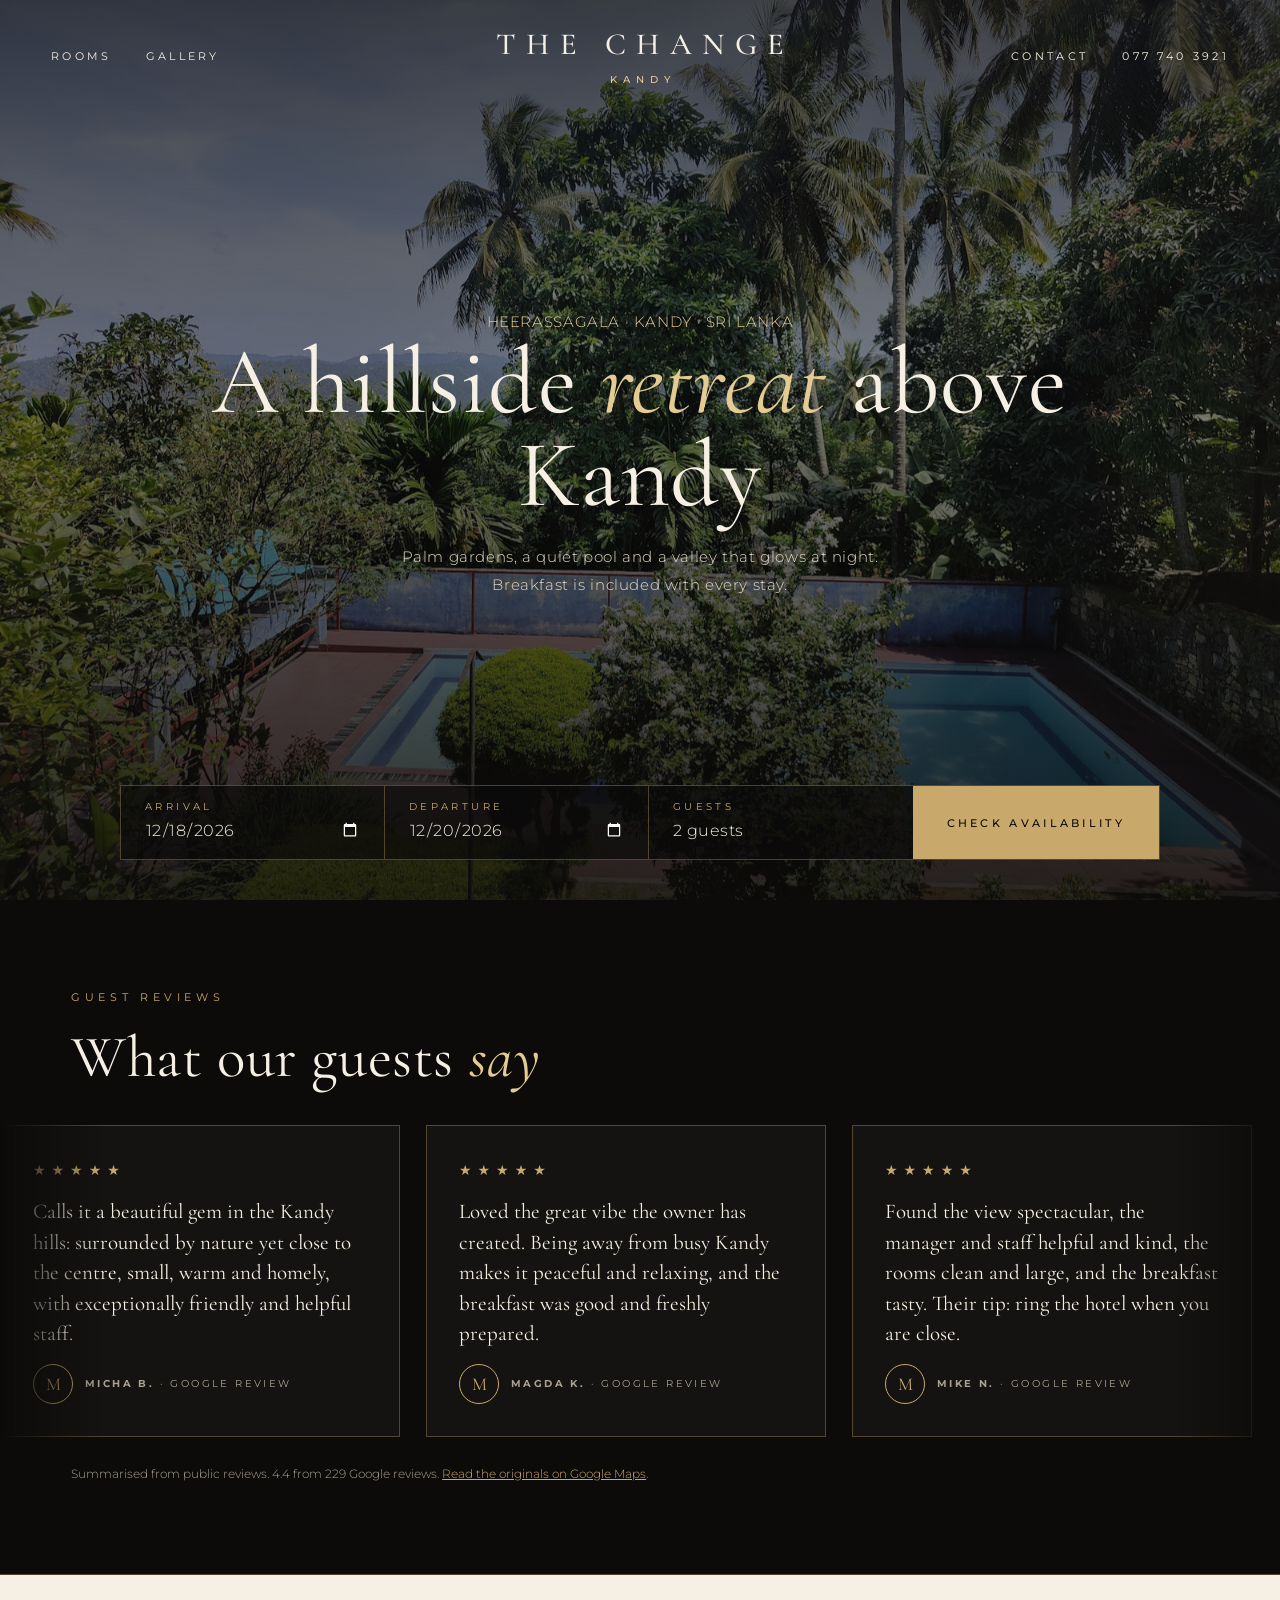
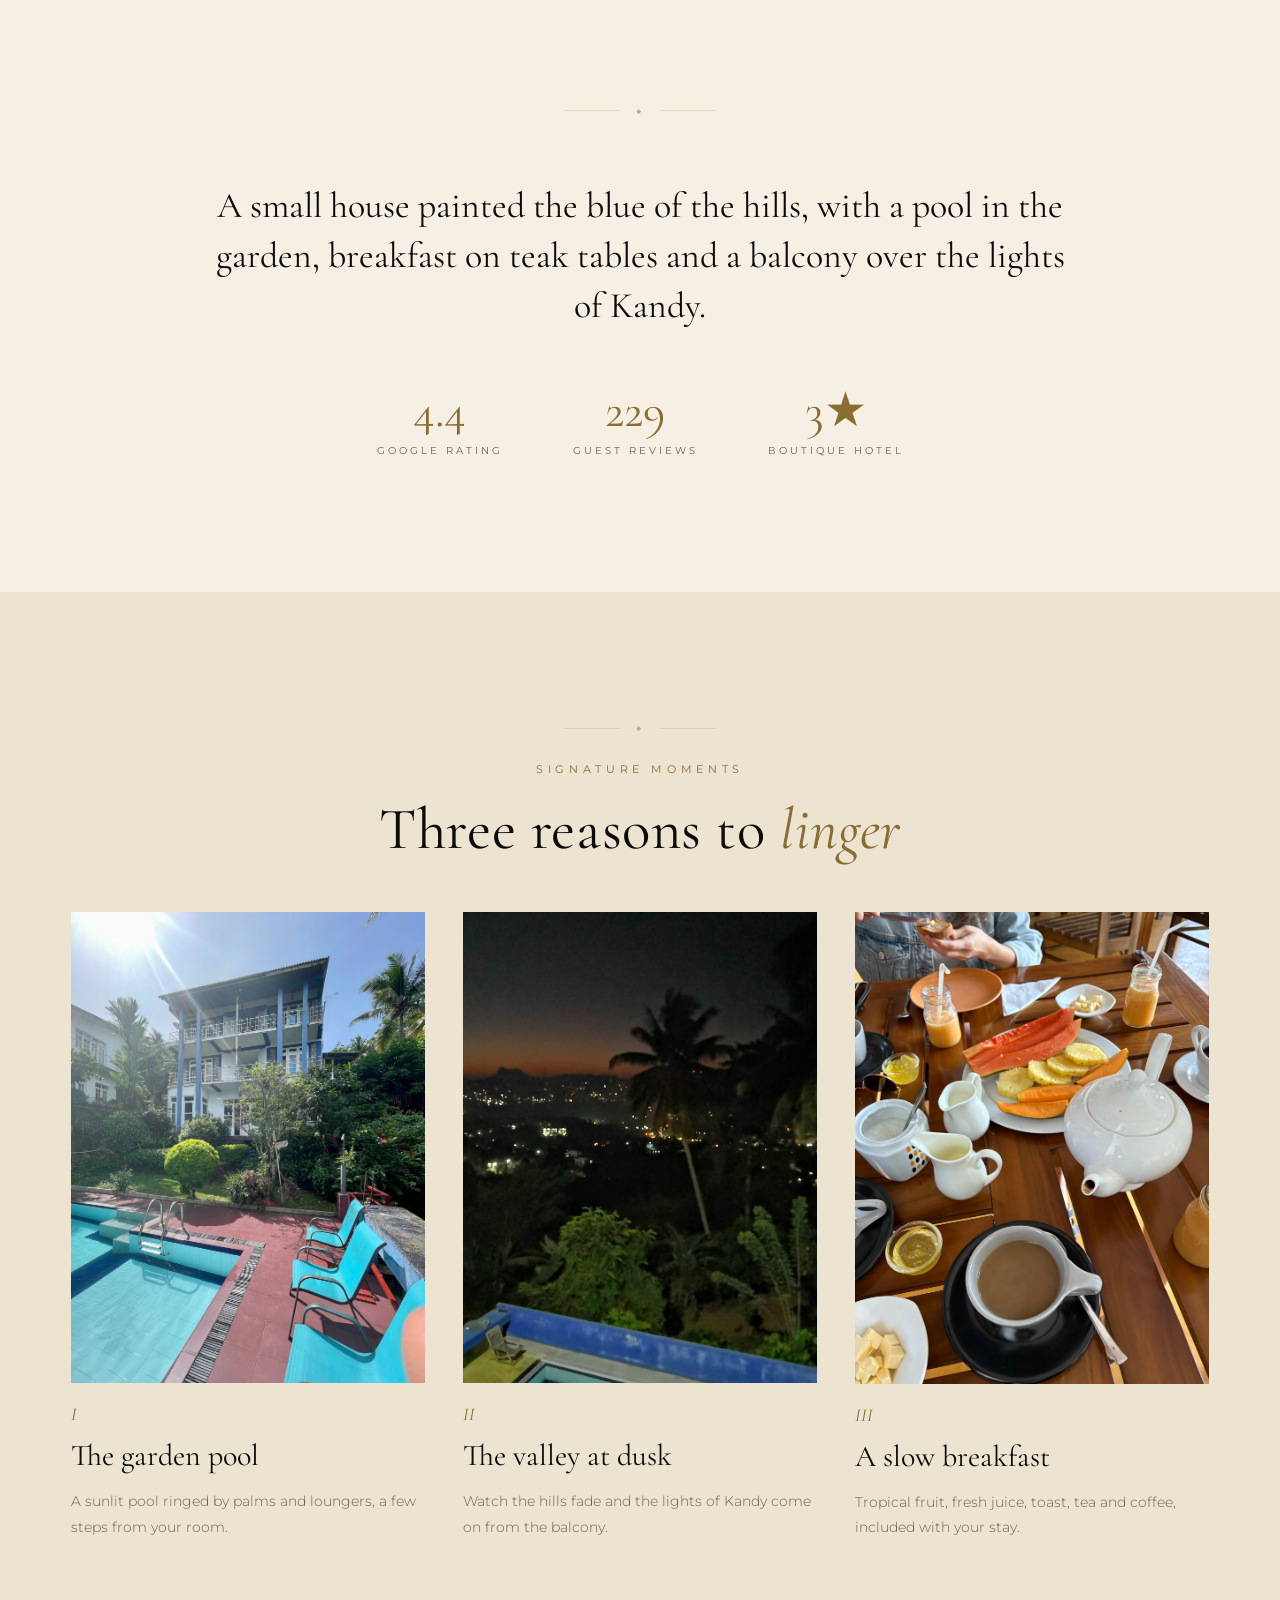
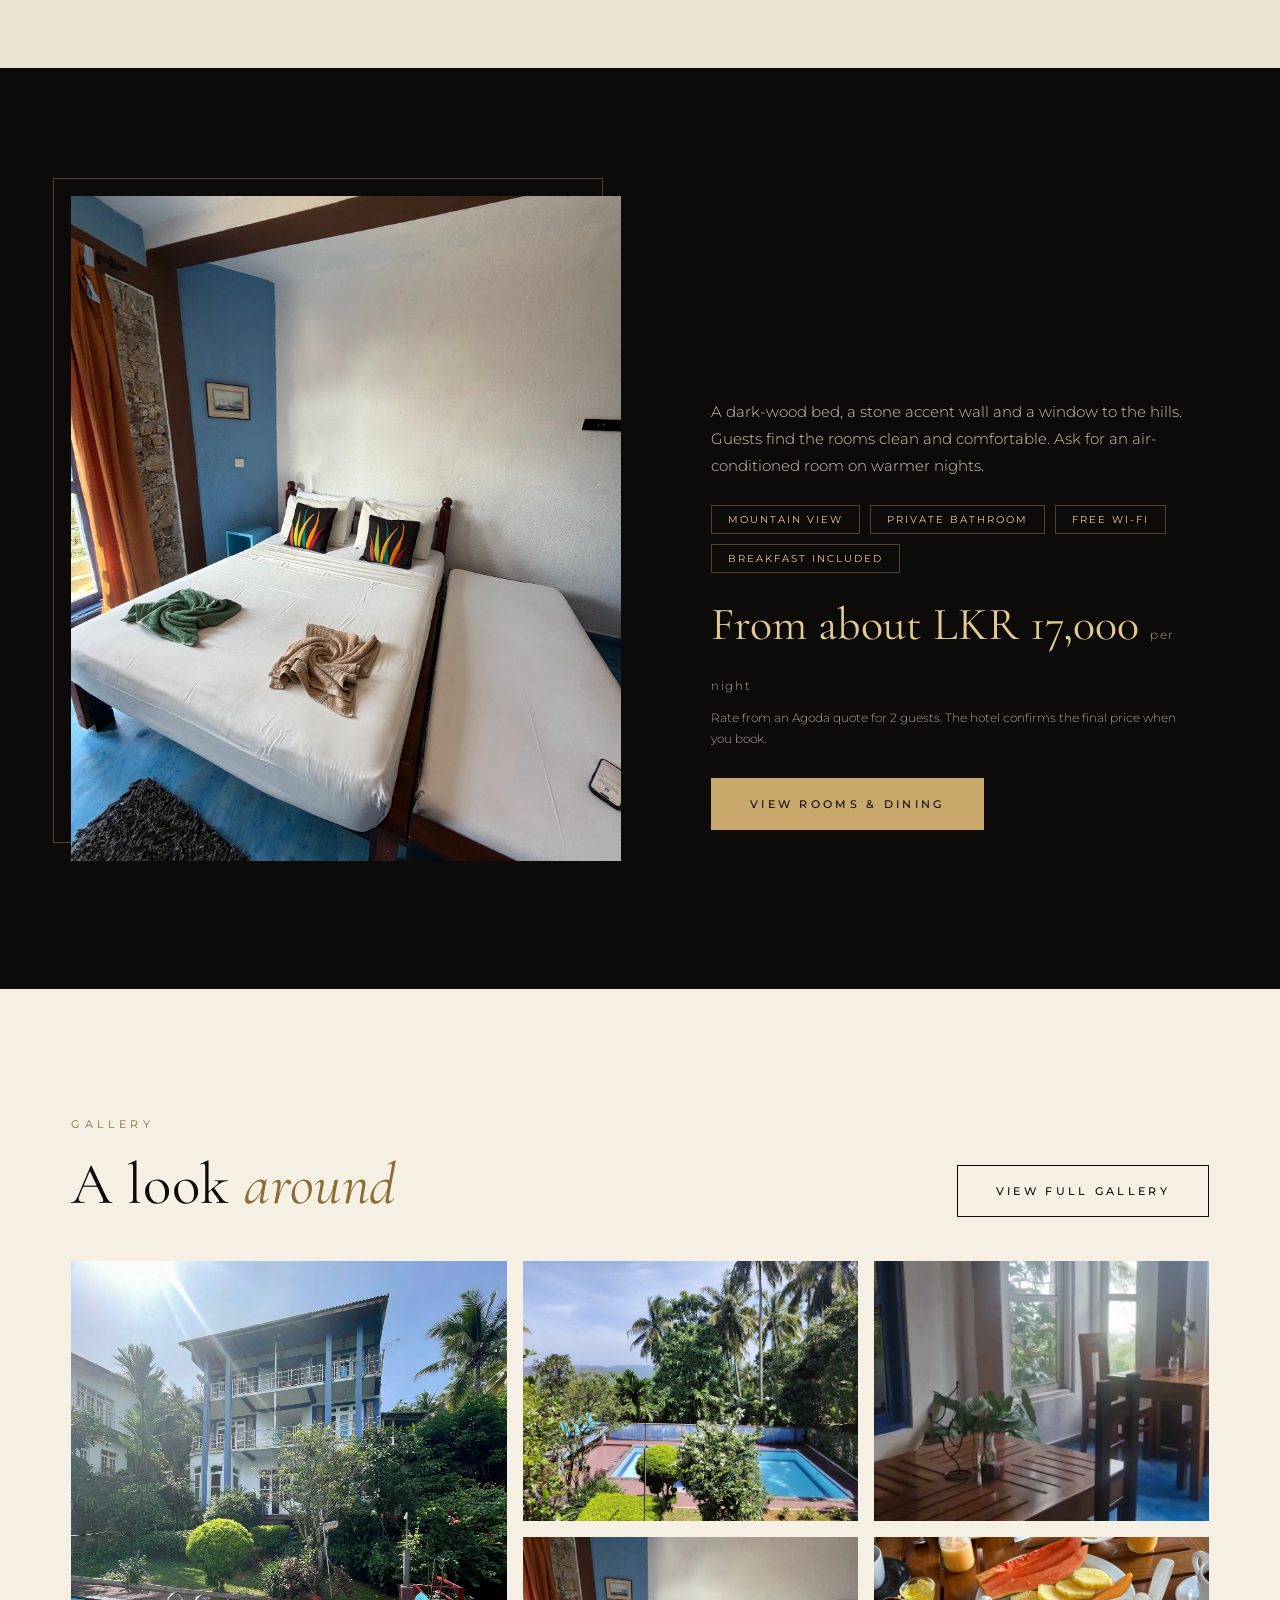
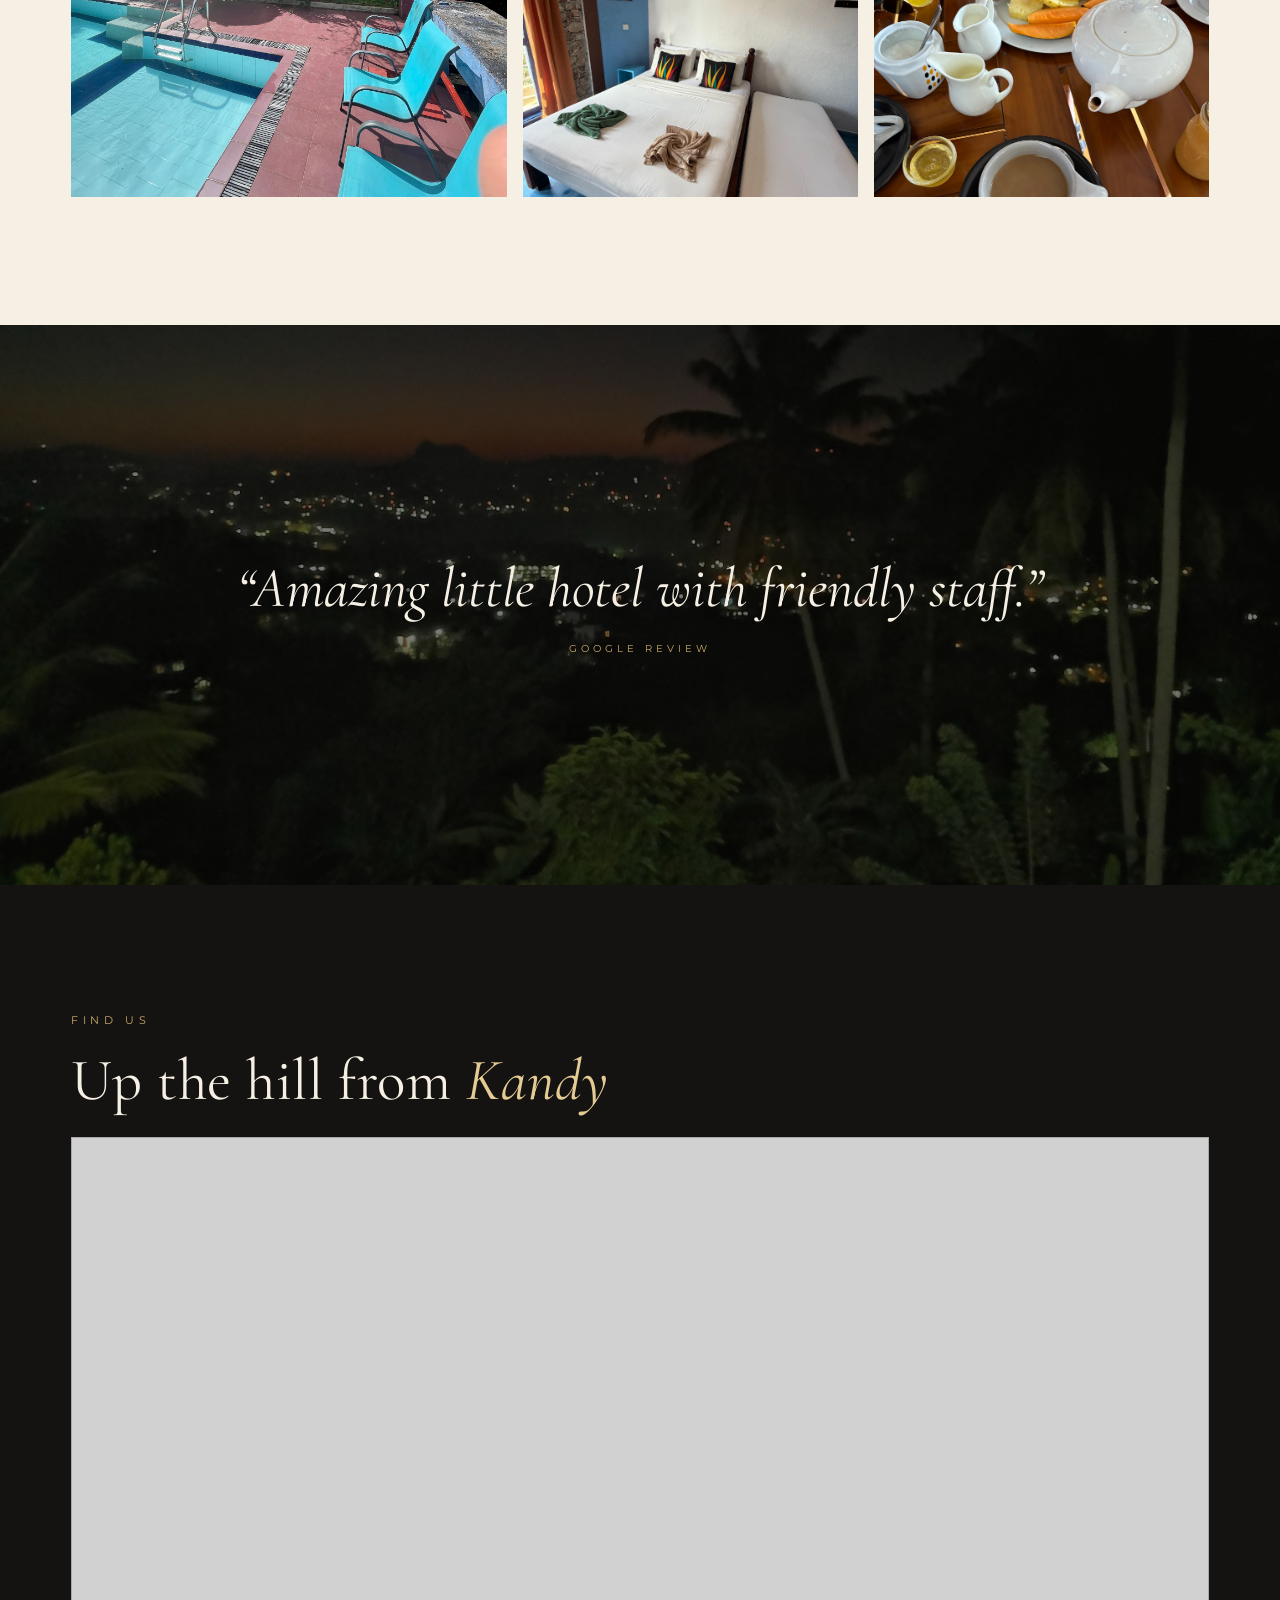
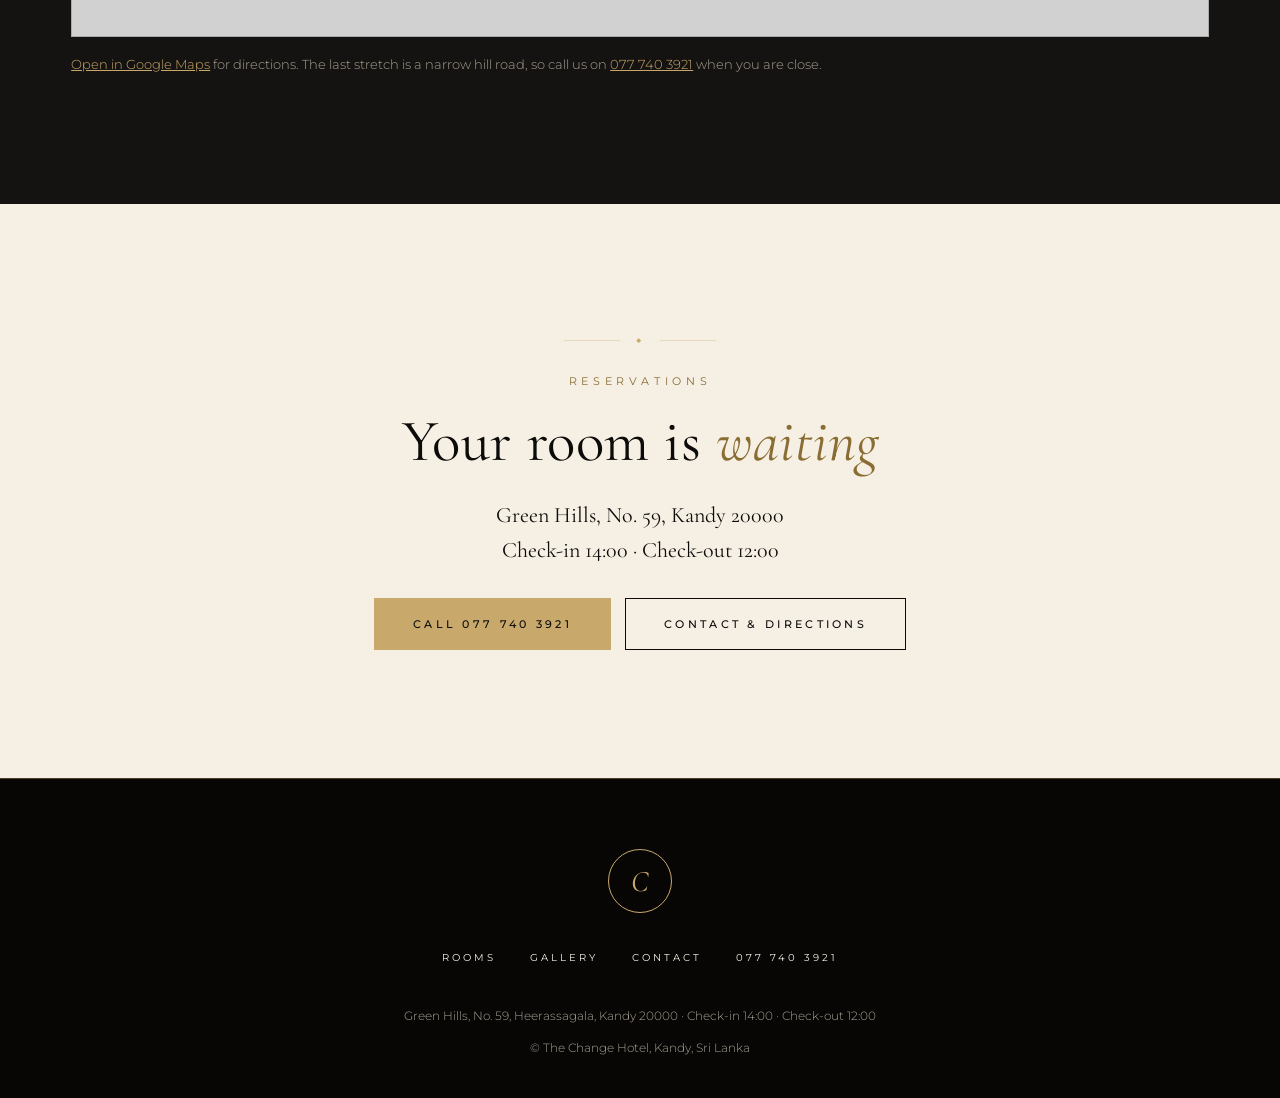
<file: index.html>
<!doctype html>
<html lang="en">
<head>
<meta charset="utf-8">
<meta name="viewport" content="width=device-width, initial-scale=1">
<title>The Change Hotel · A hillside retreat above Kandy, Sri Lanka</title>
<meta name="description" content="A small, family-run hillside hotel above Kandy with a garden pool, free breakfast and valley views. Rated 4.4 by 229 Google reviewers.">
<meta name="theme-color" content="#0c0b0a">
<link rel="icon" href="data:image/svg+xml,%3Csvg xmlns='http://www.w3.org/2000/svg' viewBox='0 0 32 32'%3E%3Crect width='32' height='32' fill='%230c0b0a'/%3E%3Ctext x='16' y='23' font-size='20' text-anchor='middle' fill='%23c9a96b' font-family='Georgia' font-style='italic'%3EC%3C/text%3E%3C/svg%3E">
<link rel="preconnect" href="https://fonts.googleapis.com">
<link rel="preconnect" href="https://fonts.gstatic.com" crossorigin>
<link href="https://fonts.googleapis.com/css2?family=Cormorant+Garamond:ital,wght@0,400;0,500;0,600;1,400;1,500&family=Montserrat:wght@300;400;500&display=swap" rel="stylesheet">
<link rel="stylesheet" href="style.css?v=3">
<link rel="stylesheet" href="shared/motion.css?v=1">
<script type="application/ld+json">
{"@context":"https://schema.org","@type":"Hotel","name":"The Change Hotel","telephone":"+94777403921","address":{"@type":"PostalAddress","streetAddress":"Green Hills, No. 59","addressLocality":"Kandy","postalCode":"20000","addressCountry":"LK"},"aggregateRating":{"@type":"AggregateRating","ratingValue":"4.4","reviewCount":"229"},"checkinTime":"14:00","checkoutTime":"12:00"}
</script>
</head>
<body>
<a class="skip" href="#main">Skip to content</a>
<header class="top" data-nav>
  <nav class="left" aria-label="Primary"><a href="rooms.html">Rooms</a><a href="gallery.html">Gallery</a></nav>
  <a class="brand" href="index.html"><b>THE CHANGE</b><small>KANDY</small></a>
  <nav class="right" aria-label="Secondary"><a href="contact.html">Contact</a><a href="tel:+94777403921">077 740 3921</a></nav>
  <button class="menu" type="button" data-nav-toggle aria-expanded="false" aria-controls="mnav">Menu</button>
  <nav class="mobile" id="mnav" aria-label="Mobile"><a href="rooms.html">Rooms</a><a href="gallery.html">Gallery</a><a href="contact.html">Contact</a><a href="tel:+94777403921">Call 077 740 3921</a></nav>
</header>

<main id="main">
  <section class="hero" id="top" style="padding:0">
    <img class="bg" src="img/photo5.jpg" alt="Garden pool among coconut palms with hills in the distance" width="1600" height="1200" fetchpriority="high">
    <div class="shade"></div>
    <div class="hero-text">
      <p class="eyebrow">Heerassagala · Kandy · Sri Lanka</p>
      <h1>A hillside <em>retreat</em> above Kandy</h1>
      <p>Palm gardens, a quiet pool and a valley that glows at night. Breakfast is included with every stay.</p>
    </div>
    <div class="bar-wrap">
    <form class="booking" data-booking novalidate aria-label="Check dates">
      <div class="bf"><label for="ci">Arrival</label><input id="ci" name="checkin" type="date" required></div>
      <div class="bf"><label for="co">Departure</label><input id="co" name="checkout" type="date" required></div>
      <div class="bf guests">
        <label id="gl">Guests</label>
        <button class="gbtn" type="button" data-guests-toggle aria-expanded="false" aria-controls="gp" aria-labelledby="gl gv"><span id="gv" data-guest-summary>2 guests</span></button>
        <div class="gpanel" id="gp" data-guests-panel hidden>
          <div class="row"><span>Adults</span><span class="stepper"><button type="button" class="stp" data-step="adults" data-dir="-1" aria-label="Fewer adults">&minus;</button><output data-count="adults">2</output><button type="button" class="stp" data-step="adults" data-dir="1" aria-label="More adults">+</button></span></div>
          <div class="row"><span>Children</span><span class="stepper"><button type="button" class="stp" data-step="children" data-dir="-1" aria-label="Fewer children">&minus;</button><output data-count="children">0</output><button type="button" class="stp" data-step="children" data-dir="1" aria-label="More children">+</button></span></div>
          <button type="button" class="done" data-guests-done>Done</button>
        </div>
      </div>
      <button class="go" type="submit">Check availability</button>
      <div class="result" data-booking-result hidden aria-live="polite">
        <p><strong data-r-summary></strong> · about <strong data-r-estimate></strong><br><small>Estimate at about LKR 17,000 a night, breakfast included. The hotel confirms the final rate.</small></p>
        <div class="rb"><a class="wa" data-r-whatsapp href="https://wa.me/94777403921" target="_blank" rel="noopener">Request on WhatsApp</a><a href="tel:+94777403921">Call 077 740 3921</a></div>
      </div>
    </form>
    </div>
  </section>

  <section class="reviews" aria-label="Guest reviews">
    <div class="rv-head">
      <p class="eyebrow">Guest reviews</p>
      <h2>What our guests <em>say</em></h2>
    </div>
    <div class="rv-marquee" data-marquee>
      <div class="rv-track">
        <article class="rv">
          <p class="stars" role="img" aria-label="5 out of 5 stars">&#9733;&#9733;&#9733;&#9733;&#9733;</p>
          <p class="rv-text">Calls it a beautiful gem in the Kandy hills: surrounded by nature yet close to the centre, small, warm and homely, with exceptionally friendly and helpful staff.</p>
          <p class="rv-by"><span class="rv-av" aria-hidden="true">M</span><span><strong>Micha B.</strong> · Google review</span></p>
        </article>
        <article class="rv">
          <p class="stars" role="img" aria-label="5 out of 5 stars">&#9733;&#9733;&#9733;&#9733;&#9733;</p>
          <p class="rv-text">Loved the great vibe the owner has created. Being away from busy Kandy makes it peaceful and relaxing, and the breakfast was good and freshly prepared.</p>
          <p class="rv-by"><span class="rv-av" aria-hidden="true">M</span><span><strong>Magda K.</strong> · Google review</span></p>
        </article>
        <article class="rv">
          <p class="stars" role="img" aria-label="5 out of 5 stars">&#9733;&#9733;&#9733;&#9733;&#9733;</p>
          <p class="rv-text">Found the view spectacular, the manager and staff helpful and kind, the rooms clean and large, and the breakfast tasty. Their tip: ring the hotel when you are close.</p>
          <p class="rv-by"><span class="rv-av" aria-hidden="true">M</span><span><strong>Mike N.</strong> · Google review</span></p>
        </article>
        <article class="rv">
          <p class="stars" role="img" aria-label="5 out of 5 stars">&#9733;&#9733;&#9733;&#9733;&#9733;</p>
          <p class="rv-text">Describes a lovely small hotel with an amazing view, clean and well kept, where the staff were kind, welcoming and always happy to help.</p>
          <p class="rv-by"><span class="rv-av" aria-hidden="true">G</span><span><strong>A guest</strong> · Tripadvisor review</span></p>
        </article>
        <article class="rv" aria-hidden="true">
          <p class="stars" role="img" aria-label="5 out of 5 stars">&#9733;&#9733;&#9733;&#9733;&#9733;</p>
          <p class="rv-text">Calls it a beautiful gem in the Kandy hills: surrounded by nature yet close to the centre, small, warm and homely, with exceptionally friendly and helpful staff.</p>
          <p class="rv-by"><span class="rv-av" aria-hidden="true">M</span><span><strong>Micha B.</strong> · Google review</span></p>
        </article>
        <article class="rv" aria-hidden="true">
          <p class="stars" role="img" aria-label="5 out of 5 stars">&#9733;&#9733;&#9733;&#9733;&#9733;</p>
          <p class="rv-text">Loved the great vibe the owner has created. Being away from busy Kandy makes it peaceful and relaxing, and the breakfast was good and freshly prepared.</p>
          <p class="rv-by"><span class="rv-av" aria-hidden="true">M</span><span><strong>Magda K.</strong> · Google review</span></p>
        </article>
        <article class="rv" aria-hidden="true">
          <p class="stars" role="img" aria-label="5 out of 5 stars">&#9733;&#9733;&#9733;&#9733;&#9733;</p>
          <p class="rv-text">Found the view spectacular, the manager and staff helpful and kind, the rooms clean and large, and the breakfast tasty. Their tip: ring the hotel when you are close.</p>
          <p class="rv-by"><span class="rv-av" aria-hidden="true">M</span><span><strong>Mike N.</strong> · Google review</span></p>
        </article>
        <article class="rv" aria-hidden="true">
          <p class="stars" role="img" aria-label="5 out of 5 stars">&#9733;&#9733;&#9733;&#9733;&#9733;</p>
          <p class="rv-text">Describes a lovely small hotel with an amazing view, clean and well kept, where the staff were kind, welcoming and always happy to help.</p>
          <p class="rv-by"><span class="rv-av" aria-hidden="true">G</span><span><strong>A guest</strong> · Tripadvisor review</span></p>
        </article>
      </div>
    </div>
    <p class="rv-foot">Summarised from public reviews. 4.4 from 229 Google reviews. <a href="https://www.google.com/maps/search/?api=1&amp;query=The%20Change%20Hotel&amp;query_place_id=ChIJgeaA2bBo4zoRRK5O32PKX4Y">Read the originals on Google Maps</a>.</p>
  </section>

  <section class="on-ivory center">
    <div class="wrap">
      <div class="rule"><span>&#9670;</span></div>
      <p class="eyebrow" style="color:var(--goldd)">The hotel</p>
      <p class="lead">A small house painted the blue of the hills, with a pool in the garden, breakfast on teak tables and a balcony over the lights of Kandy.</p>
      <div class="stats">
        <div><b>4.4</b><span>Google rating</span></div>
        <div><b>229</b><span>Guest reviews</span></div>
        <div><b>3&#9733;</b><span>Boutique hotel</span></div>
      </div>
    </div>
  </section>

  <section class="on-ivory2">
    <div class="wrap">
      <div class="center"><div class="rule"><span>&#9670;</span></div><p class="eyebrow" style="color:var(--goldd)">Signature moments</p><h2>Three reasons to <em>linger</em></h2></div>
      <div class="moments">
        <article class="moment"><div class="img"><img src="img/photo1.jpg" alt="Blue-pillared hotel above the garden pool" width="1600" height="2133" loading="lazy"></div><p class="no">I</p><h3>The garden pool</h3><p>A sunlit pool ringed by palms and loungers, a few steps from your room.</p></article>
        <article class="moment"><div class="img"><img src="img/photo4.jpg" alt="Kandy city lights glowing below the hotel at dusk" width="1600" height="1200" loading="lazy" style="object-position:62% center"></div><p class="no">II</p><h3>The valley at dusk</h3><p>Watch the hills fade and the lights of Kandy come on from the balcony.</p></article>
        <article class="moment"><div class="img"><img src="img/photo6.jpg" alt="Breakfast of papaya, pineapple, juice and tea" width="1600" height="2133" loading="lazy"></div><p class="no">III</p><h3>A slow breakfast</h3><p>Tropical fruit, fresh juice, toast, tea and coffee, included with your stay.</p></article>
      </div>
    </div>
  </section>

  <section>
    <div class="wrap split">
      <div class="framed room-media"><img src="img/photo2.jpg" alt="Double room with blue walls, stone feature wall and dark-wood bed" width="1600" height="2133" loading="lazy"></div>
      <div>
        <p class="eyebrow">The room</p>
        <h2>Quiet comfort, <em>simply done</em></h2>
        <p class="body">A dark-wood bed, a stone accent wall and a window to the hills. Guests find the rooms clean and comfortable. Ask for an air-conditioned room on warmer nights.</p>
        <ul class="chips"><li>Mountain view</li><li>Private bathroom</li><li>Free Wi-Fi</li><li>Breakfast included</li></ul>
        <p class="price">From about LKR 17,000 <span>per night</span></p>
        <p class="fine">Rate from an Agoda quote for 2 guests. The hotel confirms the final price when you book.</p>
        <p class="more"><a class="btn gold" href="rooms.html">View rooms &amp; dining</a></p>
      </div>
    </div>
  </section>

  <section class="on-ivory">
    <div class="wrap">
      <div class="gp-head"><div><p class="eyebrow" style="color:var(--goldd)">Gallery</p><h2>A look <em>around</em></h2></div><a class="btn ghost" href="gallery.html">View full gallery</a></div>
      <div class="gp-grid">
        <a href="gallery.html" tabindex="-1" aria-hidden="true"><img src="img/photo1.jpg" alt="" loading="lazy"></a>
        <a href="gallery.html" tabindex="-1" aria-hidden="true"><img src="img/photo5.jpg" alt="" loading="lazy"></a>
        <a href="gallery.html" tabindex="-1" aria-hidden="true"><img src="img/photo7.jpg" alt="" loading="lazy"></a>
        <a href="gallery.html" tabindex="-1" aria-hidden="true"><img src="img/photo2.jpg" alt="" loading="lazy"></a>
        <a href="gallery.html" tabindex="-1" aria-hidden="true"><img src="img/photo6.jpg" alt="" loading="lazy"></a>
      </div>
    </div>
  </section>

  <section class="band">
    <img src="img/photo4.jpg" alt="" loading="lazy">
    <blockquote>&ldquo;Amazing little hotel with friendly staff.&rdquo;<cite>Google review</cite></blockquote>
  </section>

  <section class="on-ink2">
    <div class="wrap">
      <p class="eyebrow">Find us</p>
      <h2>Up the hill from <em>Kandy</em></h2>
      <div class="map-frame"><iframe title="Map showing The Change Hotel in Heerassagala, Kandy" src="https://www.google.com/maps?q=7.2654786,80.6162283&amp;z=16&amp;output=embed" loading="lazy" referrerpolicy="no-referrer-when-downgrade" allowfullscreen></iframe></div>
      <p class="map-note"><a href="https://www.google.com/maps/search/?api=1&amp;query=The%20Change%20Hotel&amp;query_place_id=ChIJgeaA2bBo4zoRRK5O32PKX4Y">Open in Google Maps</a> for directions. The last stretch is a narrow hill road, so call us on <a href="tel:+94777403921">077 740 3921</a> when you are close.</p>
    </div>
  </section>

  <section class="on-ivory center">
    <div class="wrap">
      <div class="rule"><span>&#9670;</span></div>
      <p class="eyebrow" style="color:var(--goldd)">Reservations</p>
      <h2>Your room is <em>waiting</em></h2>
      <address>Green Hills, No. 59, Kandy 20000<br>Check-in 14:00 · Check-out 12:00</address>
      <div class="ctas"><a class="btn gold" href="tel:+94777403921">Call 077 740 3921</a><a class="btn ghost" href="contact.html">Contact &amp; directions</a></div>
    </div>
  </section>
</main>
<footer>
  <div class="wrap">
    <span class="mono" aria-hidden="true">C</span>
    <nav aria-label="Footer"><a href="rooms.html">Rooms</a><a href="gallery.html">Gallery</a><a href="contact.html">Contact</a><a href="tel:+94777403921">077 740 3921</a></nav>
    <p>Green Hills, No. 59, Heerassagala, Kandy 20000 · Check-in 14:00 · Check-out 12:00</p>
    <p style="margin-top:10px">&copy; The Change Hotel, Kandy, Sri Lanka</p>
  </div>
</footer>
<script src="shared/site.js?v=8"></script>
<script src="shared/motion.js?v=1" defer></script>
</body>
</html>
</file>
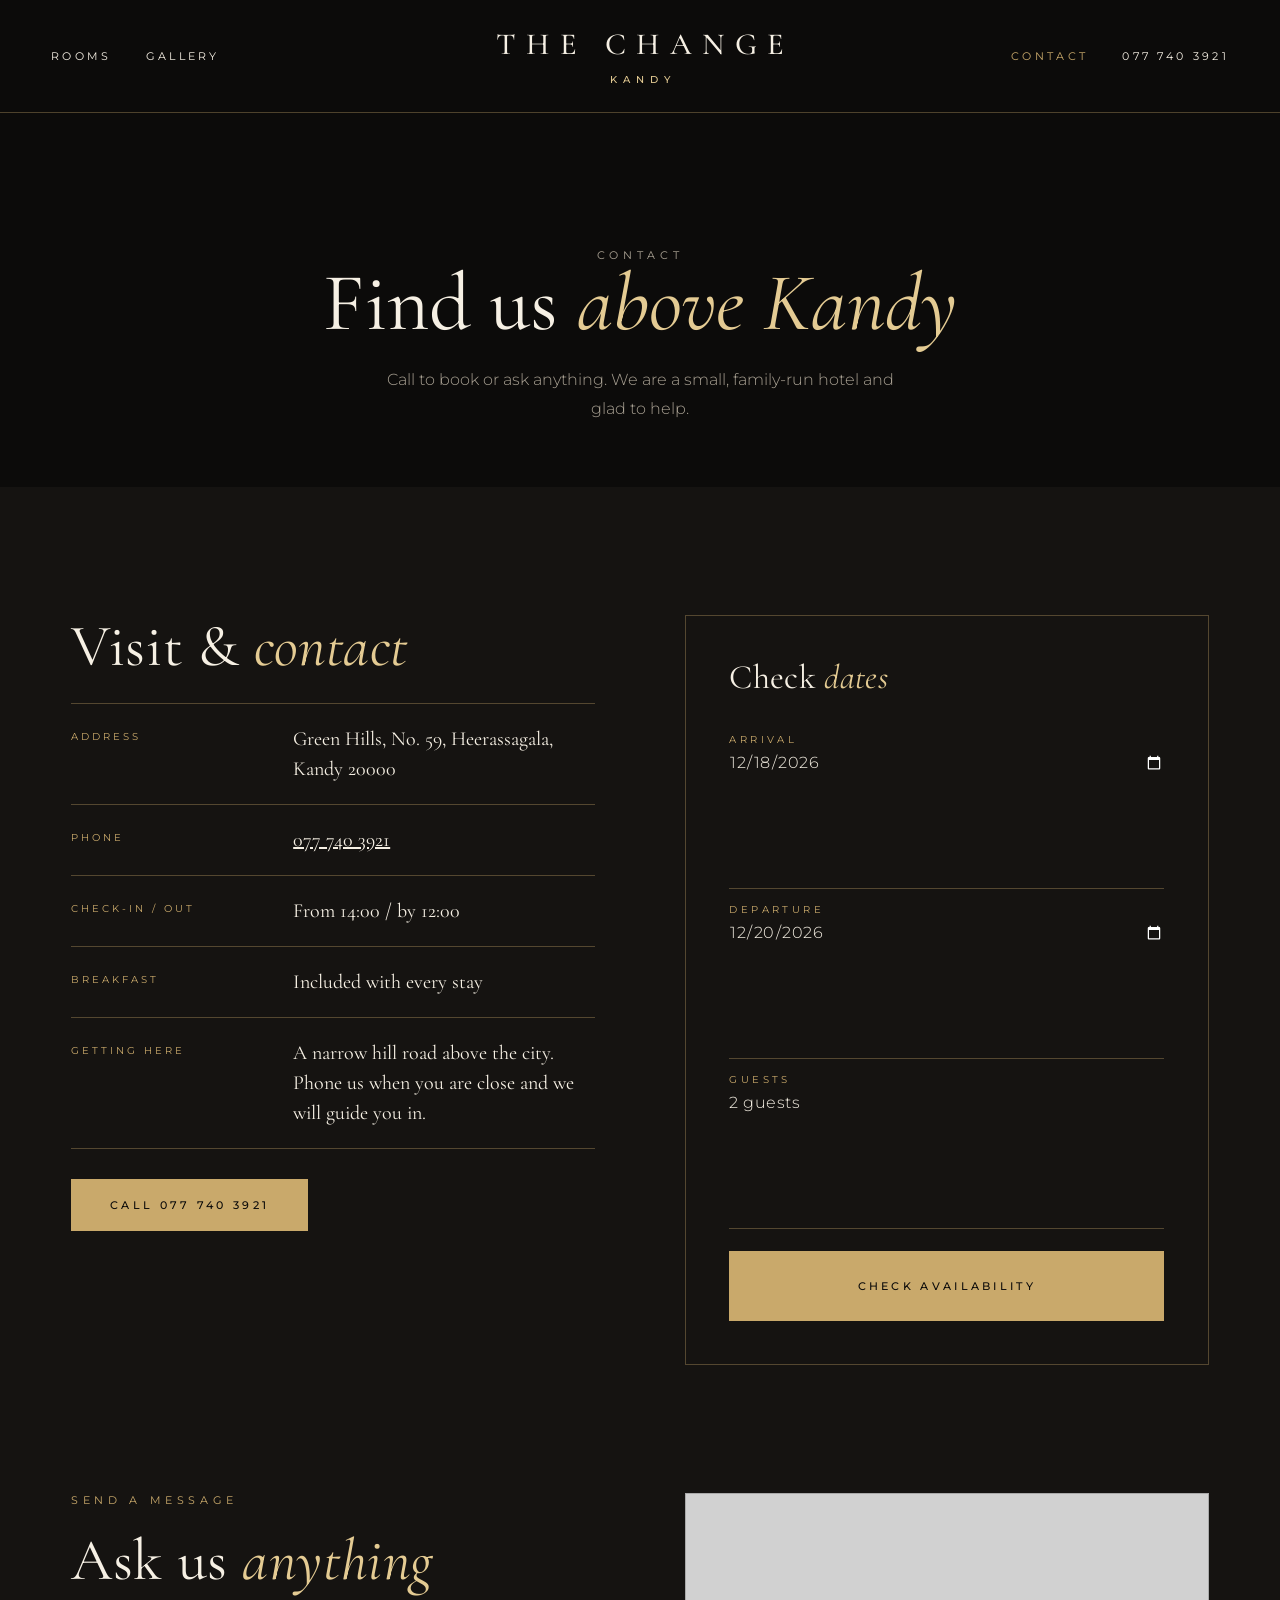
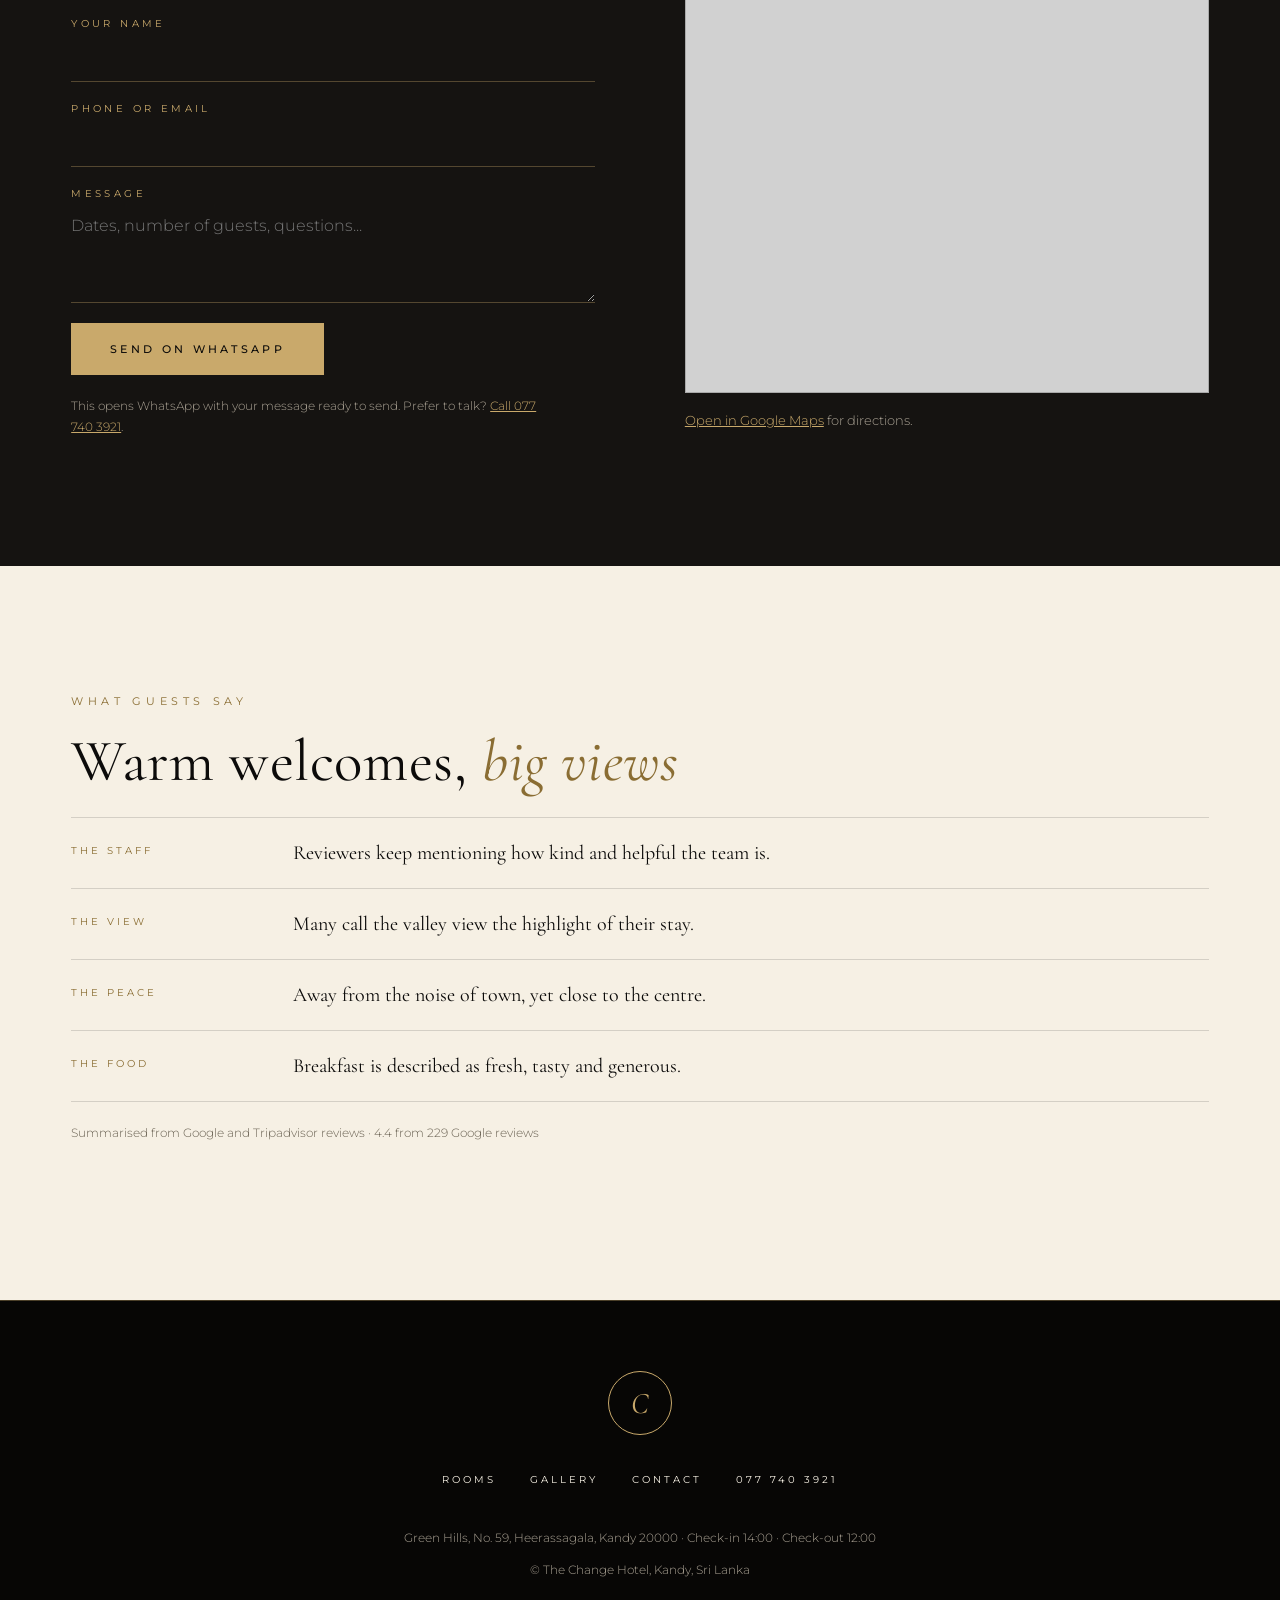
<file: contact.html>
<!doctype html>
<html lang="en">
<head>
<meta charset="utf-8">
<meta name="viewport" content="width=device-width, initial-scale=1">
<title>Contact & location · The Change Hotel, Kandy</title>
<meta name="description" content="Find The Change Hotel at Green Hills, No. 59, Kandy 20000. Call 077 740 3921, check dates and get directions.">
<meta name="theme-color" content="#0c0b0a">
<link rel="icon" href="data:image/svg+xml,%3Csvg xmlns='http://www.w3.org/2000/svg' viewBox='0 0 32 32'%3E%3Crect width='32' height='32' fill='%230c0b0a'/%3E%3Ctext x='16' y='23' font-size='20' text-anchor='middle' fill='%23c9a96b' font-family='Georgia' font-style='italic'%3EC%3C/text%3E%3C/svg%3E">
<link rel="preconnect" href="https://fonts.googleapis.com">
<link rel="preconnect" href="https://fonts.gstatic.com" crossorigin>
<link href="https://fonts.googleapis.com/css2?family=Cormorant+Garamond:ital,wght@0,400;0,500;0,600;1,400;1,500&family=Montserrat:wght@300;400;500&display=swap" rel="stylesheet">
<link rel="stylesheet" href="style.css?v=3">
<link rel="stylesheet" href="shared/motion.css?v=1">

</head>
<body>
<a class="skip" href="#main">Skip to content</a>
<header class="top solid" data-nav>
  <nav class="left" aria-label="Primary"><a href="rooms.html">Rooms</a><a href="gallery.html">Gallery</a></nav>
  <a class="brand" href="index.html"><b>THE CHANGE</b><small>KANDY</small></a>
  <nav class="right" aria-label="Secondary"><a href="contact.html" aria-current="page">Contact</a><a href="tel:+94777403921">077 740 3921</a></nav>
  <button class="menu" type="button" data-nav-toggle aria-expanded="false" aria-controls="mnav">Menu</button>
  <nav class="mobile" id="mnav" aria-label="Mobile"><a href="rooms.html">Rooms</a><a href="gallery.html">Gallery</a><a href="contact.html">Contact</a><a href="tel:+94777403921">Call 077 740 3921</a></nav>
</header>

<main id="main">
  <section class="phead"><div class="wrap">
    <p class="eyebrow">Contact</p>
    <h1>Find us <em>above Kandy</em></h1>
    <p>Call to book or ask anything. We are a small, family-run hotel and glad to help.</p>
  </div></section>

  <section class="on-ink2 dark-rows">
    <div class="wrap cgrid">
      <div>
        <h2>Visit &amp; <em>contact</em></h2>
        <ul class="rows">
          <li><span>Address</span><span>Green Hills, No. 59, Heerassagala, Kandy 20000</span></li>
          <li><span>Phone</span><span><a href="tel:+94777403921">077 740 3921</a></span></li>
          <li><span>Check-in / out</span><span>From 14:00 / by 12:00</span></li>
          <li><span>Breakfast</span><span>Included with every stay</span></li>
          <li><span>Getting here</span><span>A narrow hill road above the city. Phone us when you are close and we will guide you in.</span></li>
        </ul>
        <p style="margin-top:30px"><a class="btn gold" href="tel:+94777403921">Call 077 740 3921</a></p>
      </div>
      <div class="panel">
        <h2>Check <em>dates</em></h2>
        <form class="booking stacked" data-booking novalidate aria-label="Check dates">
      <div class="bf"><label for="cci">Arrival</label><input id="cci" name="checkin" type="date" required></div>
      <div class="bf"><label for="cco">Departure</label><input id="cco" name="checkout" type="date" required></div>
      <div class="bf guests">
        <label id="cgl">Guests</label>
        <button class="gbtn" type="button" data-guests-toggle aria-expanded="false" aria-controls="cgp" aria-labelledby="cgl cgv"><span id="cgv" data-guest-summary>2 guests</span></button>
        <div class="gpanel" id="cgp" data-guests-panel hidden>
          <div class="row"><span>Adults</span><span class="stepper"><button type="button" class="stp" data-step="adults" data-dir="-1" aria-label="Fewer adults">&minus;</button><output data-count="adults">2</output><button type="button" class="stp" data-step="adults" data-dir="1" aria-label="More adults">+</button></span></div>
          <div class="row"><span>Children</span><span class="stepper"><button type="button" class="stp" data-step="children" data-dir="-1" aria-label="Fewer children">&minus;</button><output data-count="children">0</output><button type="button" class="stp" data-step="children" data-dir="1" aria-label="More children">+</button></span></div>
          <button type="button" class="done" data-guests-done>Done</button>
        </div>
      </div>
      <button class="go" type="submit">Check availability</button>
      <div class="result" data-booking-result hidden aria-live="polite">
        <p><strong data-r-summary></strong> · about <strong data-r-estimate></strong><br><small>Estimate at about LKR 17,000 a night, breakfast included. The hotel confirms the final rate.</small></p>
        <div class="rb"><a class="wa" data-r-whatsapp href="https://wa.me/94777403921" target="_blank" rel="noopener">Request on WhatsApp</a><a href="tel:+94777403921">Call 077 740 3921</a></div>
      </div>
    </form>
      </div>
    </div>
  </section>

  <section class="on-ink2" style="padding-top:0">
    <div class="wrap cgrid">
      <div>
        <p class="eyebrow">Send a message</p>
        <h2>Ask us <em>anything</em></h2>
        <form class="cform" data-contact-form data-whatsapp="94777403921" novalidate aria-label="Contact form">
          <div class="cf"><label for="cname">Your name</label><input id="cname" name="name" type="text" autocomplete="name" required aria-describedby="cname-err"><span class="err" id="cname-err" hidden>Please enter your name.</span></div>
          <div class="cf"><label for="creach">Phone or email</label><input id="creach" name="reach" type="text" autocomplete="email" required aria-describedby="creach-err"><span class="err" id="creach-err" hidden>Please add a phone number or email so we can reply.</span></div>
          <div class="cf"><label for="cmsg">Message</label><textarea id="cmsg" name="message" rows="4" required aria-describedby="cmsg-err" placeholder="Dates, number of guests, questions..."></textarea><span class="err" id="cmsg-err" hidden>Please write a short message.</span></div>
          <button class="btn gold cgo" type="submit">Send on WhatsApp</button>
          <p class="fine">This opens WhatsApp with your message ready to send. Prefer to talk? <a href="tel:+94777403921">Call 077 740 3921</a>.</p>
        </form>
      </div>
      <div>
        <div class="map-frame"><iframe title="Map showing The Change Hotel in Heerassagala, Kandy" src="https://www.google.com/maps?q=7.2654786,80.6162283&amp;z=16&amp;output=embed" loading="lazy" referrerpolicy="no-referrer-when-downgrade" allowfullscreen></iframe></div>
        <p class="map-note"><a href="https://www.google.com/maps/search/?api=1&amp;query=The%20Change%20Hotel&amp;query_place_id=ChIJgeaA2bBo4zoRRK5O32PKX4Y">Open in Google Maps</a> for directions.</p>
      </div>
    </div>
  </section>

  <section class="on-ivory">
    <div class="wrap">
      <p class="eyebrow" style="color:var(--goldd)">What guests say</p>
      <h2>Warm welcomes, <em>big views</em></h2>
      <ul class="rows">
        <li><span>The staff</span><span>Reviewers keep mentioning how kind and helpful the team is.</span></li>
        <li><span>The view</span><span>Many call the valley view the highlight of their stay.</span></li>
        <li><span>The peace</span><span>Away from the noise of town, yet close to the centre.</span></li>
        <li><span>The food</span><span>Breakfast is described as fresh, tasty and generous.</span></li>
      </ul>
      <p class="fine" style="margin-top:20px;color:var(--muted)">Summarised from Google and Tripadvisor reviews · 4.4 from 229 Google reviews</p>
    </div>
  </section>
</main>
<footer>
  <div class="wrap">
    <span class="mono" aria-hidden="true">C</span>
    <nav aria-label="Footer"><a href="rooms.html">Rooms</a><a href="gallery.html">Gallery</a><a href="contact.html">Contact</a><a href="tel:+94777403921">077 740 3921</a></nav>
    <p>Green Hills, No. 59, Heerassagala, Kandy 20000 · Check-in 14:00 · Check-out 12:00</p>
    <p style="margin-top:10px">&copy; The Change Hotel, Kandy, Sri Lanka</p>
  </div>
</footer>
<script src="shared/site.js?v=8"></script>
<script src="shared/motion.js?v=1" defer></script>
</body>
</html>
</file>
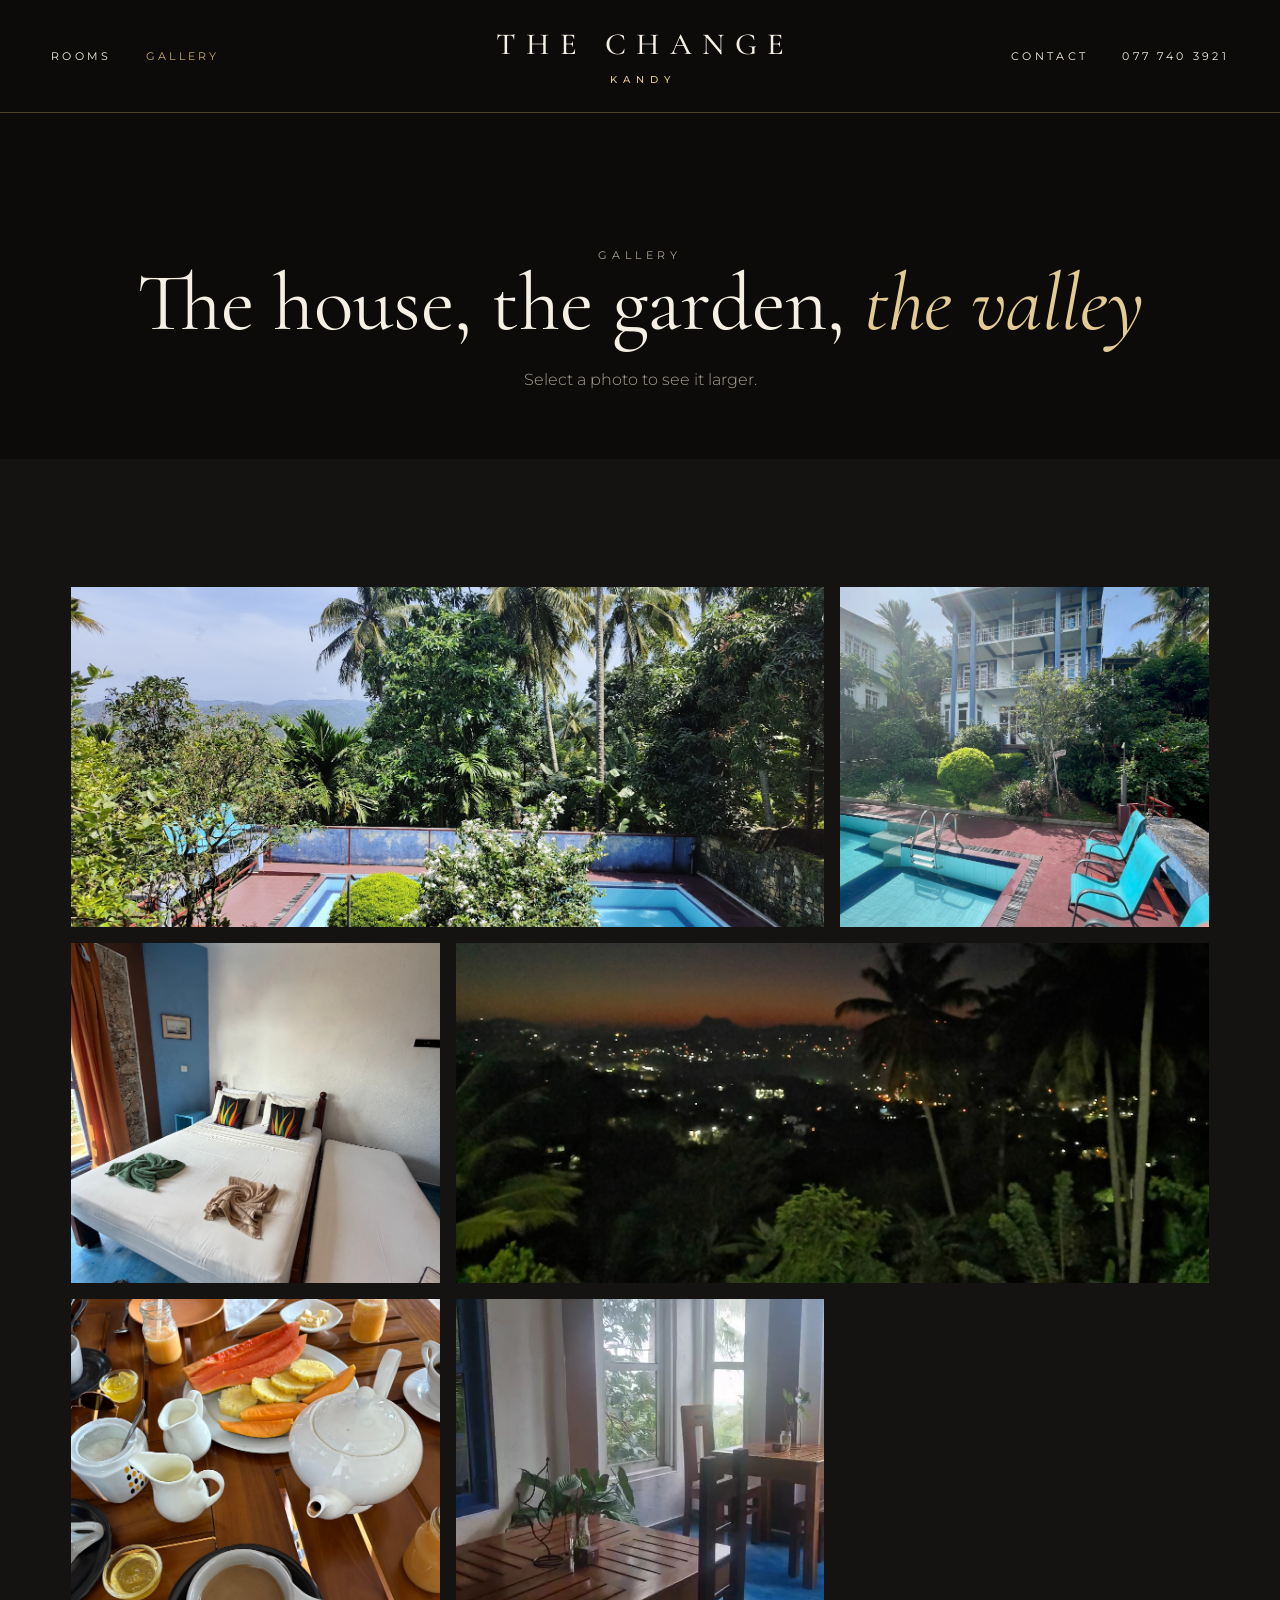
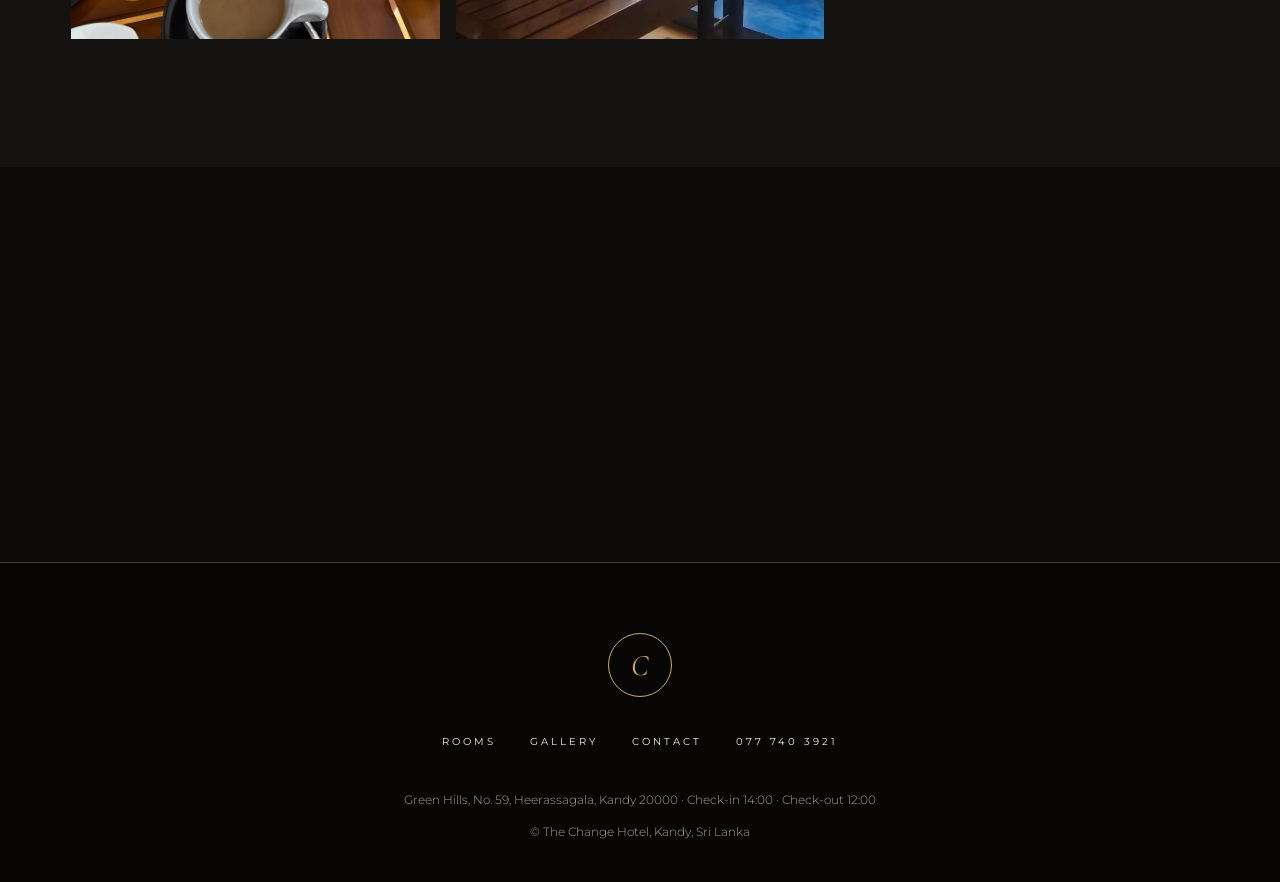
<file: gallery.html>
<!doctype html>
<html lang="en">
<head>
<meta charset="utf-8">
<meta name="viewport" content="width=device-width, initial-scale=1">
<title>Gallery · The Change Hotel, Kandy</title>
<meta name="description" content="Photos of The Change Hotel: the house, the garden pool, breakfast, a double room and Kandy at dusk.">
<meta name="theme-color" content="#0c0b0a">
<link rel="icon" href="data:image/svg+xml,%3Csvg xmlns='http://www.w3.org/2000/svg' viewBox='0 0 32 32'%3E%3Crect width='32' height='32' fill='%230c0b0a'/%3E%3Ctext x='16' y='23' font-size='20' text-anchor='middle' fill='%23c9a96b' font-family='Georgia' font-style='italic'%3EC%3C/text%3E%3C/svg%3E">
<link rel="preconnect" href="https://fonts.googleapis.com">
<link rel="preconnect" href="https://fonts.gstatic.com" crossorigin>
<link href="https://fonts.googleapis.com/css2?family=Cormorant+Garamond:ital,wght@0,400;0,500;0,600;1,400;1,500&family=Montserrat:wght@300;400;500&display=swap" rel="stylesheet">
<link rel="stylesheet" href="style.css?v=3">
<link rel="stylesheet" href="shared/motion.css?v=1">
<link rel="stylesheet" href="shared/lightbox.css?v=7">

</head>
<body>
<a class="skip" href="#main">Skip to content</a>
<header class="top solid" data-nav>
  <nav class="left" aria-label="Primary"><a href="rooms.html">Rooms</a><a href="gallery.html" aria-current="page">Gallery</a></nav>
  <a class="brand" href="index.html"><b>THE CHANGE</b><small>KANDY</small></a>
  <nav class="right" aria-label="Secondary"><a href="contact.html">Contact</a><a href="tel:+94777403921">077 740 3921</a></nav>
  <button class="menu" type="button" data-nav-toggle aria-expanded="false" aria-controls="mnav">Menu</button>
  <nav class="mobile" id="mnav" aria-label="Mobile"><a href="rooms.html">Rooms</a><a href="gallery.html">Gallery</a><a href="contact.html">Contact</a><a href="tel:+94777403921">Call 077 740 3921</a></nav>
</header>

<main id="main">
  <section class="phead"><div class="wrap">
    <p class="eyebrow">Gallery</p>
    <h1>The house, the garden, <em>the valley</em></h1>
    <p>Select a photo to see it larger.</p>
  </div></section>
  <section class="on-ink2">
    <div class="wrap">
      <div class="gal">
        <a class="w2" href="img/photo5.jpg" data-lightbox data-caption="The pool among the palms"><img src="img/photo5.jpg" alt="Pool among coconut palms with hills beyond" width="1600" height="1200" loading="lazy"></a>
        <a href="img/photo1.jpg" data-lightbox data-caption="The hotel above the garden pool"><img src="img/photo1.jpg" alt="Blue-pillared hotel building above the pool" width="1600" height="2133" loading="lazy"></a>
        <a href="img/photo2.jpg" data-lightbox data-caption="Double room"><img src="img/photo2.jpg" alt="Double room with blue walls and a stone feature wall" width="1600" height="2133" loading="lazy"></a>
        <a class="w2" href="img/photo4.jpg" data-lightbox data-caption="Kandy city lights at dusk"><img src="img/photo4.jpg" alt="Kandy city lights glowing in the valley at dusk" width="1600" height="1200" loading="lazy"></a>
        <a href="img/photo6.jpg" data-lightbox data-caption="Breakfast, included with every stay"><img src="img/photo6.jpg" alt="Breakfast of papaya, pineapple, juice and tea" width="1600" height="2133" loading="lazy"></a>
        <a href="img/photo7.jpg" data-lightbox data-caption="The dining room"><img src="img/photo7.jpg" alt="Dining room with teak tables and tall windows" width="720" height="1280" loading="lazy"></a>
      </div>
    </div>
  </section>
  <section class="center">
    <div class="wrap">
      <h2>Come and <em>see it</em></h2>
      <div class="ctas"><a class="btn gold" href="index.html#top">Check dates</a><a class="btn ghost" href="contact.html">Find us</a></div>
    </div>
  </section>
</main>
<footer>
  <div class="wrap">
    <span class="mono" aria-hidden="true">C</span>
    <nav aria-label="Footer"><a href="rooms.html">Rooms</a><a href="gallery.html">Gallery</a><a href="contact.html">Contact</a><a href="tel:+94777403921">077 740 3921</a></nav>
    <p>Green Hills, No. 59, Heerassagala, Kandy 20000 · Check-in 14:00 · Check-out 12:00</p>
    <p style="margin-top:10px">&copy; The Change Hotel, Kandy, Sri Lanka</p>
  </div>
</footer>
<script src="shared/site.js?v=8"></script>
<script src="shared/motion.js?v=1" defer></script>
</body>
</html>
</file>
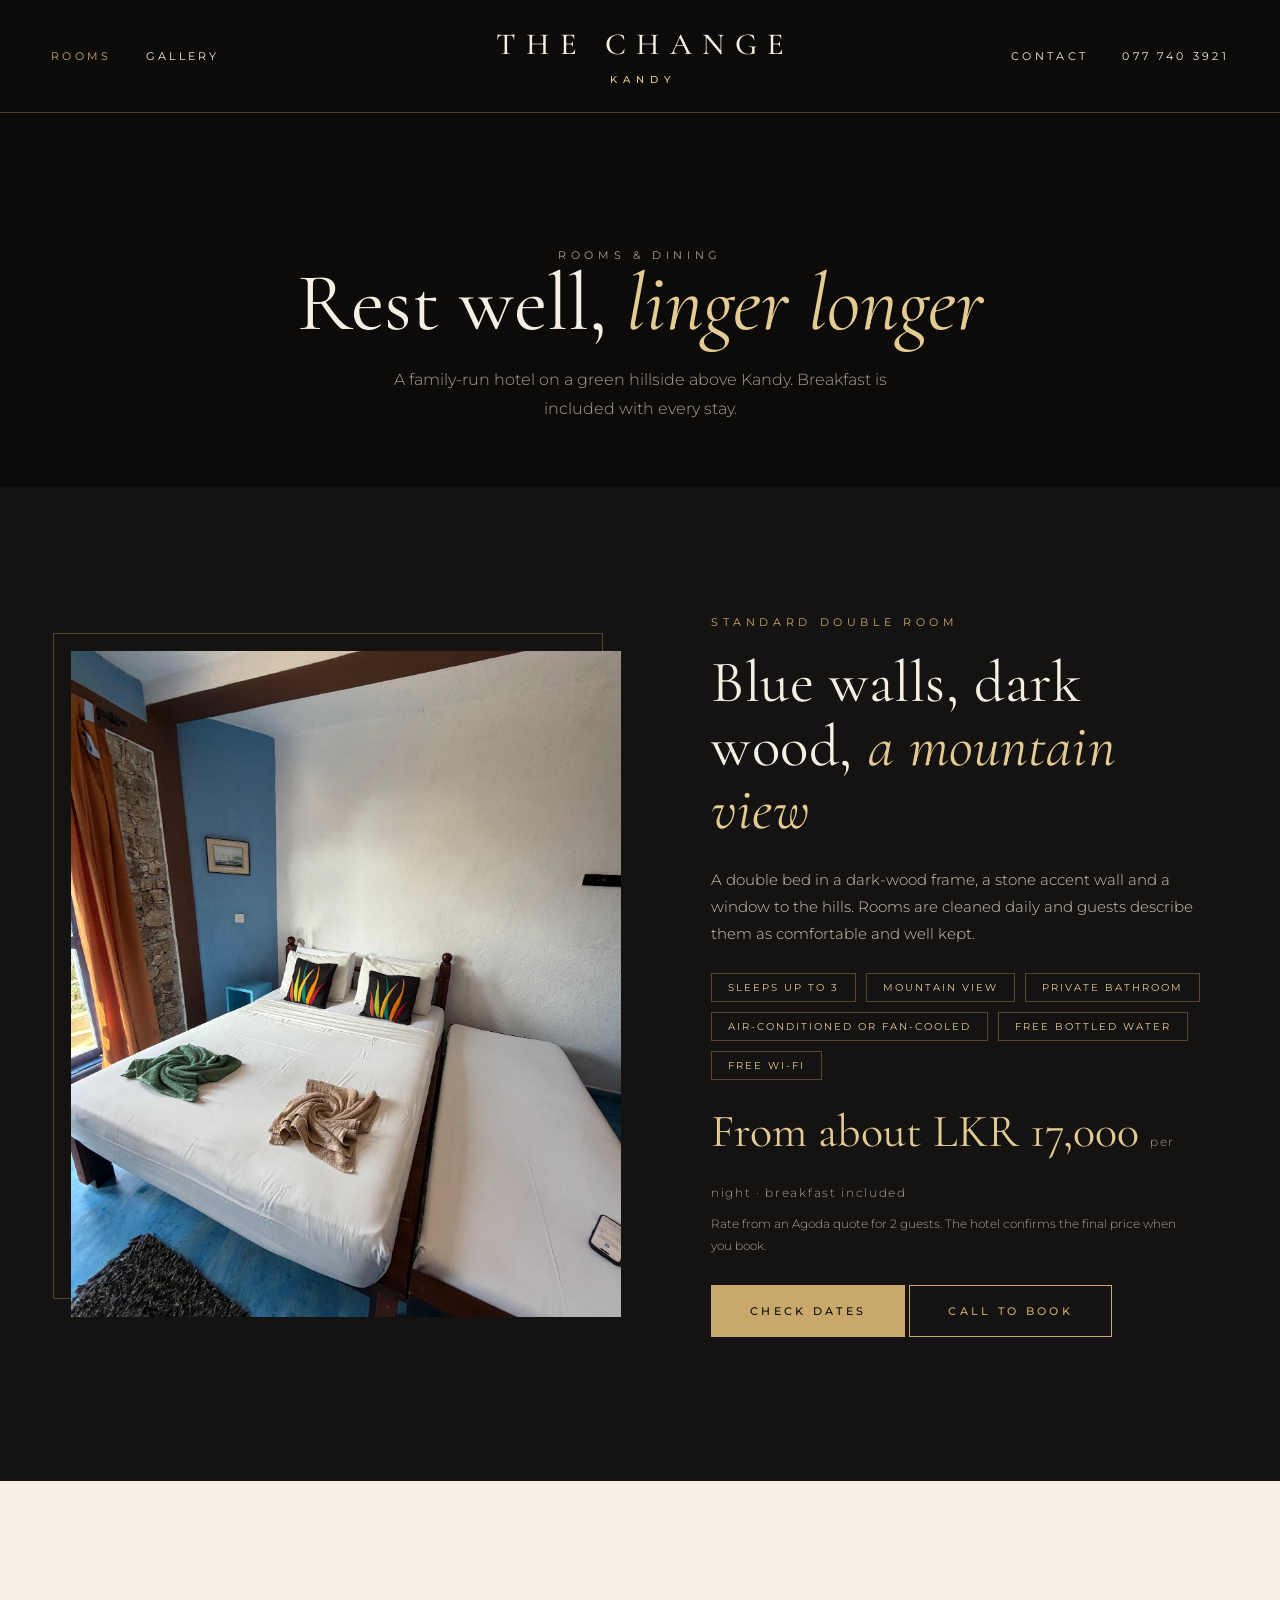
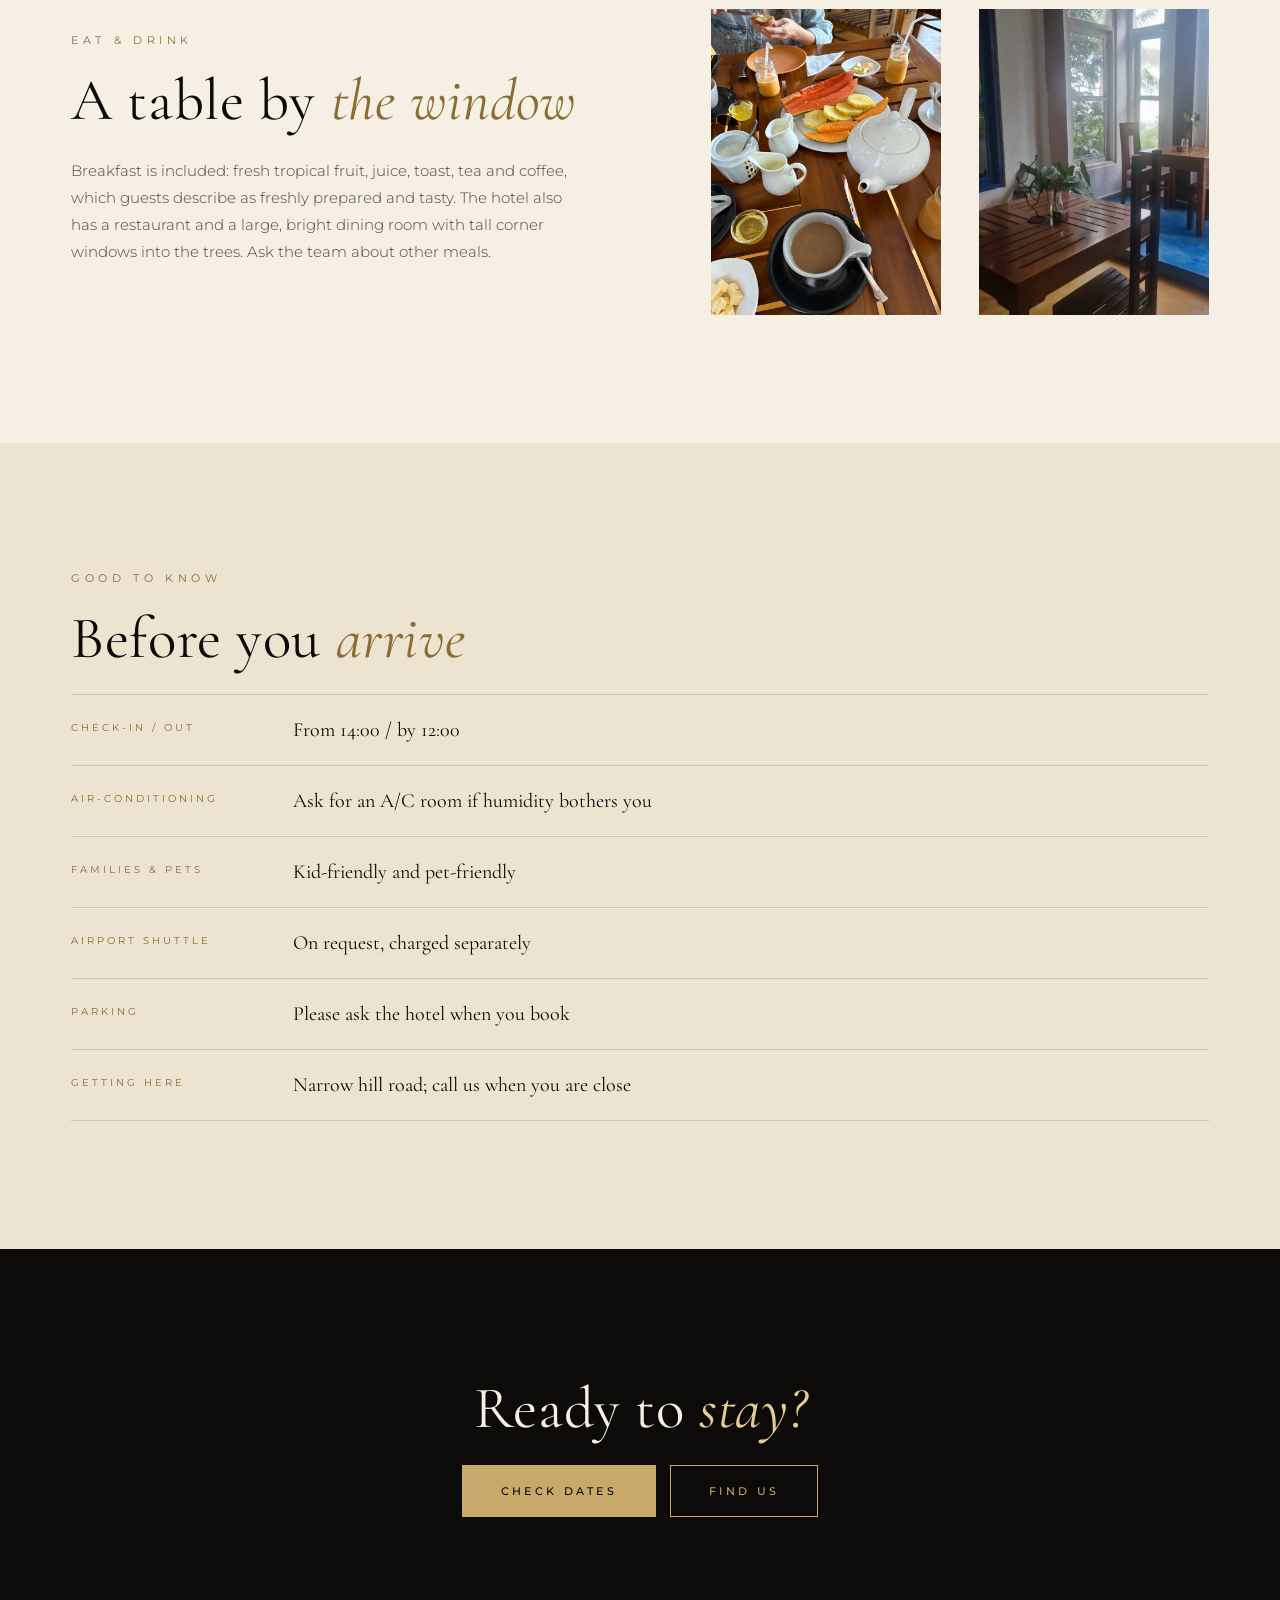
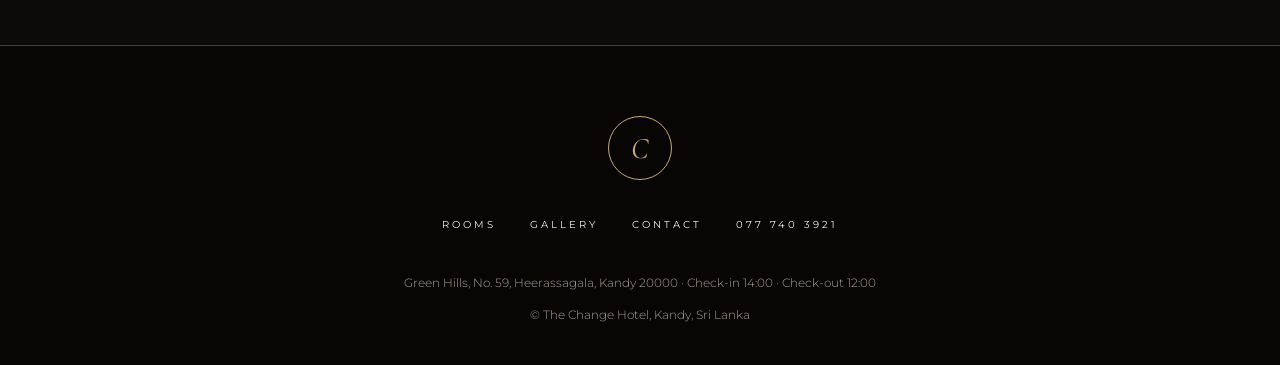
<file: rooms.html>
<!doctype html>
<html lang="en">
<head>
<meta charset="utf-8">
<meta name="viewport" content="width=device-width, initial-scale=1">
<title>Rooms & dining · The Change Hotel, Kandy</title>
<meta name="description" content="Double rooms with mountain views, free breakfast and a restaurant at The Change Hotel above Kandy.">
<meta name="theme-color" content="#0c0b0a">
<link rel="icon" href="data:image/svg+xml,%3Csvg xmlns='http://www.w3.org/2000/svg' viewBox='0 0 32 32'%3E%3Crect width='32' height='32' fill='%230c0b0a'/%3E%3Ctext x='16' y='23' font-size='20' text-anchor='middle' fill='%23c9a96b' font-family='Georgia' font-style='italic'%3EC%3C/text%3E%3C/svg%3E">
<link rel="preconnect" href="https://fonts.googleapis.com">
<link rel="preconnect" href="https://fonts.gstatic.com" crossorigin>
<link href="https://fonts.googleapis.com/css2?family=Cormorant+Garamond:ital,wght@0,400;0,500;0,600;1,400;1,500&family=Montserrat:wght@300;400;500&display=swap" rel="stylesheet">
<link rel="stylesheet" href="style.css?v=3">
<link rel="stylesheet" href="shared/motion.css?v=1">

</head>
<body>
<a class="skip" href="#main">Skip to content</a>
<header class="top solid" data-nav>
  <nav class="left" aria-label="Primary"><a href="rooms.html" aria-current="page">Rooms</a><a href="gallery.html">Gallery</a></nav>
  <a class="brand" href="index.html"><b>THE CHANGE</b><small>KANDY</small></a>
  <nav class="right" aria-label="Secondary"><a href="contact.html">Contact</a><a href="tel:+94777403921">077 740 3921</a></nav>
  <button class="menu" type="button" data-nav-toggle aria-expanded="false" aria-controls="mnav">Menu</button>
  <nav class="mobile" id="mnav" aria-label="Mobile"><a href="rooms.html">Rooms</a><a href="gallery.html">Gallery</a><a href="contact.html">Contact</a><a href="tel:+94777403921">Call 077 740 3921</a></nav>
</header>

<main id="main">
  <section class="phead"><div class="wrap">
    <p class="eyebrow">Rooms &amp; dining</p>
    <h1>Rest well, <em>linger longer</em></h1>
    <p>A family-run hotel on a green hillside above Kandy. Breakfast is included with every stay.</p>
  </div></section>

  <section class="on-ink2">
    <div class="wrap split">
      <div class="framed room-media"><img src="img/photo2.jpg" alt="Double room with blue walls, stone feature wall and dark-wood bed" width="1600" height="2133"></div>
      <div>
        <p class="eyebrow">Standard Double Room</p>
        <h2>Blue walls, dark wood, <em>a mountain view</em></h2>
        <p class="body">A double bed in a dark-wood frame, a stone accent wall and a window to the hills. Rooms are cleaned daily and guests describe them as comfortable and well kept.</p>
        <ul class="chips"><li>Sleeps up to 3</li><li>Mountain view</li><li>Private bathroom</li><li>Air-conditioned or fan-cooled</li><li>Free bottled water</li><li>Free Wi-Fi</li></ul>
        <p class="price">From about LKR 17,000 <span>per night · breakfast included</span></p>
        <p class="fine">Rate from an Agoda quote for 2 guests. The hotel confirms the final price when you book.</p>
        <p class="more"><a class="btn gold" href="index.html#top">Check dates</a> <a class="btn ghost" href="tel:+94777403921">Call to book</a></p>
      </div>
    </div>
  </section>

  <section class="on-ivory">
    <div class="wrap split">
      <div>
        <p class="eyebrow" style="color:var(--goldd)">Eat &amp; drink</p>
        <h2>A table by <em>the window</em></h2>
        <p class="body">Breakfast is included: fresh tropical fruit, juice, toast, tea and coffee, which guests describe as freshly prepared and tasty. The hotel also has a restaurant and a large, bright dining room with tall corner windows into the trees. Ask the team about other meals.</p>
      </div>
      <div class="moments" style="grid-template-columns:1fr 1fr;margin:0">
        <article class="moment"><div class="img"><img src="img/photo6.jpg" alt="Breakfast of papaya, pineapple, juice and tea" width="1600" height="2133" loading="lazy"></div></article>
        <article class="moment"><div class="img"><img src="img/photo7.jpg" alt="Dining room with teak tables and tall windows" width="720" height="1280" loading="lazy"></div></article>
      </div>
    </div>
  </section>

  <section class="on-ivory2">
    <div class="wrap">
      <p class="eyebrow" style="color:var(--goldd)">Good to know</p>
      <h2>Before you <em>arrive</em></h2>
      <ul class="rows">
        <li><span>Check-in / out</span><span>From 14:00 / by 12:00</span></li>
        <li><span>Air-conditioning</span><span>Ask for an A/C room if humidity bothers you</span></li>
        <li><span>Families &amp; pets</span><span>Kid-friendly and pet-friendly</span></li>
        <li><span>Airport shuttle</span><span>On request, charged separately</span></li>
        <li><span>Parking</span><span>Please ask the hotel when you book</span></li>
        <li><span>Getting here</span><span>Narrow hill road; call us when you are close</span></li>
      </ul>
    </div>
  </section>

  <section class="center">
    <div class="wrap">
      <h2>Ready to <em>stay?</em></h2>
      <div class="ctas"><a class="btn gold" href="index.html#top">Check dates</a><a class="btn ghost" href="contact.html">Find us</a></div>
    </div>
  </section>
</main>
<footer>
  <div class="wrap">
    <span class="mono" aria-hidden="true">C</span>
    <nav aria-label="Footer"><a href="rooms.html">Rooms</a><a href="gallery.html">Gallery</a><a href="contact.html">Contact</a><a href="tel:+94777403921">077 740 3921</a></nav>
    <p>Green Hills, No. 59, Heerassagala, Kandy 20000 · Check-in 14:00 · Check-out 12:00</p>
    <p style="margin-top:10px">&copy; The Change Hotel, Kandy, Sri Lanka</p>
  </div>
</footer>
<script src="shared/site.js?v=8"></script>
<script src="shared/motion.js?v=1" defer></script>
</body>
</html>
</file>
<file: style.css>
:root{
  --ink:#0c0b0a; --ink2:#151311; --ink3:#1f1c19; --ivory:#f6f0e4; --ivory2:#ece3d1;
  --gold:#c9a96b; --gold2:#e4cb93; --goldd:#8a6d33;
  --mute:#a9a193; --muted:#6b6354; --line:rgba(201,169,107,.35); --lined:rgba(12,11,10,.14);
  --serif:'Cormorant Garamond',Georgia,serif; --sans:'Montserrat',system-ui,sans-serif;
}
*{box-sizing:border-box}
html{scroll-behavior:smooth}
body{margin:0;background:var(--ink);color:var(--ivory);font:300 16px/1.8 var(--sans);-webkit-font-smoothing:antialiased}
img{display:block;max-width:100%}
a{color:inherit}
h1,h2,h3{font-family:var(--serif);font-weight:400;margin:0}
.skip{position:absolute;left:-999px;top:8px;background:var(--gold);color:var(--ink);padding:10px 14px;z-index:99}
.skip:focus{left:8px}
:focus-visible{outline:2px solid var(--gold);outline-offset:4px}
.wrap{max-width:1240px;margin:0 auto;padding:0 clamp(20px,4vw,56px)}
.eyebrow{font:400 11px var(--sans);letter-spacing:.42em;text-transform:uppercase;color:var(--gold);margin:0 0 22px}
.rule{display:flex;align-items:center;gap:16px;color:var(--gold);margin:0 0 26px}
.rule::before,.rule::after{content:"";height:1px;width:56px;background:var(--line)}
.rule span{font-size:9px;letter-spacing:.3em}
h2{font-size:clamp(36px,4.6vw,64px);line-height:1.08;letter-spacing:.01em;margin-bottom:24px}
h2 em,h1 em{font-style:italic;color:var(--gold2)}
.on-ivory h2 em,.on-ivory2 h2 em{color:var(--goldd)}

/* buttons */
.btn{display:inline-flex;align-items:center;justify-content:center;min-height:52px;padding:0 38px;font:500 11px var(--sans);letter-spacing:.3em;text-transform:uppercase;text-decoration:none;cursor:pointer;border:1px solid var(--gold)}
.btn.gold{background:var(--gold);color:var(--ink)}
.btn.gold:hover{background:var(--gold2)}
.btn.ghost{background:transparent;color:var(--gold)}
.btn.ghost:hover{background:var(--gold);color:var(--ink)}
.on-ivory .btn.ghost{color:var(--ink);border-color:var(--ink)}
.on-ivory .btn.ghost:hover{background:var(--ink);color:var(--ivory)}

/* header */
.top{position:absolute;inset:0 0 auto;z-index:20;display:grid;grid-template-columns:1fr auto 1fr;align-items:center;gap:20px;padding:26px clamp(20px,4vw,56px)}
.top nav{display:flex;gap:34px;font:400 11px var(--sans);letter-spacing:.3em;text-transform:uppercase}
.top nav.right{justify-content:flex-end}
.top a{text-decoration:none;min-height:44px;display:inline-flex;align-items:center}
.top nav a:hover,.top a[aria-current="page"]{color:var(--gold)}
.brand{flex-direction:column;justify-content:center;text-align:center;line-height:1}
.brand b{font:500 clamp(24px,2.4vw,32px) var(--serif);letter-spacing:.34em;padding-left:.34em}
.brand small{font:500 10px var(--sans);letter-spacing:.6em;color:var(--gold2);margin-top:10px;padding-left:.6em}
.top.solid{position:relative;background:var(--ink);border-bottom:1px solid var(--line)}
.menu{display:none;grid-column:3;justify-self:end;min-height:44px;padding:0 18px;border:1px solid var(--gold);background:transparent;color:var(--gold);font:500 11px var(--sans);letter-spacing:.3em;text-transform:uppercase;cursor:pointer}
.top .mobile{display:none}

/* hero (booking inside) */
.hero{position:relative;min-height:100svh;display:flex;flex-direction:column;overflow:hidden}
.hero .bg{position:absolute;inset:0;width:100%;height:100%;object-fit:cover}
.hero .shade{position:absolute;inset:0;background:linear-gradient(180deg,rgba(12,11,10,.75) 0%,rgba(12,11,10,.5) 40%,rgba(12,11,10,.88) 100%)}
.hero-text{position:relative;flex:1;display:flex;flex-direction:column;justify-content:center;align-items:center;text-align:center;padding:120px 24px 20px}
.hero-text h1{font-size:clamp(44px,min(7.4vw,13vh),112px);line-height:.98;letter-spacing:.01em;max-width:1000px}
.hero-text .eyebrow{color:var(--gold2);text-shadow:0 1px 12px rgba(0,0,0,.6)}
.hero-text p{margin:22px 0 0;text-shadow:0 1px 14px rgba(0,0,0,.6);font:300 clamp(14px,1.2vw,17px)/1.8 var(--sans);max-width:520px;color:#e4dccb;letter-spacing:.04em}
.bar-wrap{position:relative;padding:0 clamp(20px,4vw,56px) 40px;display:flex;justify-content:center}
.booking{position:relative;width:100%;max-width:1040px;background:rgba(12,11,10,.72);-webkit-backdrop-filter:blur(14px);backdrop-filter:blur(14px);border:1px solid var(--line);display:flex;flex-wrap:wrap;align-items:stretch}
.bf{flex:1 1 170px;min-width:0;display:flex;flex-direction:column;gap:2px;padding:14px 24px;border-right:1px solid var(--line);position:relative}
.bf.guests{border-right:0}
.bf label{font:400 10px var(--sans);letter-spacing:.34em;text-transform:uppercase;color:var(--gold)}
.bf input,.gbtn{font:300 16px var(--sans);color:var(--ivory);background:transparent;border:0;padding:0;min-height:30px;text-align:left;width:100%;color-scheme:dark;letter-spacing:.03em}
.gbtn{cursor:pointer}
.go{flex:0 0 auto;min-width:230px;border:0;background:var(--gold);color:var(--ink);font:500 11px var(--sans);letter-spacing:.3em;text-transform:uppercase;cursor:pointer;padding:0 34px;min-height:70px}
.go:hover{background:var(--gold2)}
.gpanel{position:absolute;left:0;bottom:calc(100% + 1px);z-index:10;width:300px;max-width:calc(100vw - 40px);background:var(--ink2);border:1px solid var(--line);padding:18px;display:flex;flex-direction:column;gap:14px}
.gpanel[hidden]{display:none}
.row{display:flex;align-items:center;justify-content:space-between}
.stepper{display:flex;align-items:center;gap:14px}
.stepper output{min-width:18px;text-align:center}
.stp{width:44px;height:44px;border-radius:50%;border:1px solid var(--gold);background:transparent;color:var(--gold);font:300 22px var(--sans);cursor:pointer}
.stp:disabled{opacity:.3;cursor:not-allowed}
.done{min-height:44px;border:1px solid var(--gold);background:transparent;color:var(--gold);font:500 10px var(--sans);letter-spacing:.3em;text-transform:uppercase;cursor:pointer}
.result{flex:1 1 100%;border-top:1px solid var(--line);padding:16px 24px;display:flex;flex-wrap:wrap;gap:10px 24px;align-items:center;justify-content:space-between;background:rgba(12,11,10,.6)}
.result[hidden]{display:none}
.result p{margin:0}
.result small{font-size:12px;color:var(--mute)}
.result strong{font-weight:500;color:var(--gold2)}
.result .rb{display:flex;gap:10px;flex-wrap:wrap}
.result a{min-height:44px;padding:0 22px;display:inline-flex;align-items:center;font:500 10px var(--sans);letter-spacing:.26em;text-transform:uppercase;text-decoration:none;border:1px solid var(--gold);color:var(--gold)}
.result a.wa{background:var(--gold);color:var(--ink)}
.result a:hover{background:var(--gold2);color:var(--ink)}

/* sections */
section{padding:clamp(80px,10vw,150px) 0}
.on-ivory{background:var(--ivory);color:var(--ink)}
.on-ivory2{background:var(--ivory2);color:var(--ink)}
.on-ink2{background:var(--ink2)}
.center{text-align:center}
.center .rule{justify-content:center}
.lead{font:400 clamp(24px,2.8vw,38px)/1.4 var(--serif);max-width:860px;margin:0 auto}
.stats{display:flex;flex-wrap:wrap;gap:30px 70px;justify-content:center;margin-top:56px}
.stats div{text-align:center}
.stats b{display:block;font:400 48px/1 var(--serif);color:var(--goldd)}
.stats span{font:400 10px var(--sans);letter-spacing:.3em;text-transform:uppercase;color:var(--muted)}

.moments{display:grid;grid-template-columns:repeat(3,minmax(0,1fr));gap:clamp(20px,3vw,44px);margin-top:50px}
.moment .img{aspect-ratio:3/4;overflow:hidden;position:relative}
.moment img{width:100%;height:100%;object-fit:cover;transition:scale 1.4s cubic-bezier(.2,.7,.2,1)}
.moment:hover img{scale:1.06}
.moment .no{font:italic 400 18px var(--serif);color:var(--goldd);margin:20px 0 4px}
.moment h3{font-size:30px;margin-bottom:6px}
.moment p{margin:0;font-size:14px;color:var(--muted)}

.split{display:grid;grid-template-columns:1.05fr .95fr;gap:clamp(40px,7vw,110px);align-items:center}
.framed{position:relative}
.framed::before{content:"";position:absolute;inset:-18px 18px 18px -18px;border:1px solid var(--line);z-index:0}
.framed img{position:relative;z-index:1;width:100%;height:clamp(460px,52vw,700px);object-fit:cover}
.body{font-size:15px;color:#cfc7b6;margin:0 0 26px;max-width:520px}
.on-ivory .body,.on-ivory2 .body{color:#4c4538}
.chips{list-style:none;padding:0;margin:0 0 26px;display:flex;flex-wrap:wrap;gap:10px}
.chips li{border:1px solid var(--line);padding:7px 16px;font:400 10px var(--sans);letter-spacing:.2em;text-transform:uppercase;color:var(--gold2)}
.price{margin:0 0 6px;font:400 clamp(34px,3.6vw,48px)/1.1 var(--serif);color:var(--gold2)}
.price span{font:300 12px var(--sans);letter-spacing:.14em;color:var(--mute)}
.fine{font-size:12px;color:var(--mute);margin:0 0 28px;max-width:480px}

.gp-head{display:flex;flex-wrap:wrap;gap:20px;align-items:flex-end;justify-content:space-between;margin-bottom:44px}
.gp-head h2{margin-bottom:0}
.gp-grid{display:grid;grid-template-columns:1.3fr 1fr 1fr;grid-auto-rows:260px;gap:16px}
.gp-grid a{overflow:hidden;display:block}
.gp-grid a:first-child{grid-row:span 2}
.gp-grid img{width:100%;height:100%;object-fit:cover;transition:scale 1.2s cubic-bezier(.2,.7,.2,1)}
.gp-grid a:hover img{scale:1.06}

.band{position:relative;min-height:560px;display:flex;align-items:center;justify-content:center;text-align:center;overflow:hidden;padding:80px 24px}
.band img{position:absolute;inset:0;width:100%;height:100%;object-fit:cover}
.band::after{content:"";position:absolute;inset:0;background:rgba(12,11,10,.55)}
.band blockquote{position:relative;z-index:1;margin:0;max-width:900px;font:italic 400 clamp(32px,4.4vw,64px)/1.2 var(--serif)}
.band cite{display:block;margin-top:20px;font:400 10px var(--sans);letter-spacing:.4em;text-transform:uppercase;color:var(--gold);font-style:normal}

/* reviews marquee */
.reviews{background:var(--ink);padding:clamp(60px,7vw,100px) 0;border-bottom:1px solid var(--line)}
.rv-head{max-width:1240px;margin:0 auto;padding:0 clamp(20px,4vw,56px)}
.rv-head h2{margin-bottom:0}
.rv-marquee{overflow:hidden;margin-top:36px;-webkit-mask-image:linear-gradient(90deg,transparent,#000 8%,#000 92%,transparent);mask-image:linear-gradient(90deg,transparent,#000 8%,#000 92%,transparent)}
.rv-track{display:flex;width:max-content;animation:glide 100s linear infinite}
.rv-marquee:hover .rv-track,.rv-marquee:focus-within .rv-track{animation-play-state:paused}
.rv{flex:0 0 min(400px,82vw);margin-right:26px;padding:32px;border:1px solid var(--line);display:flex;flex-direction:column;gap:14px;background:var(--ink2)}
.stars{margin:0;color:var(--gold);letter-spacing:6px;font-size:14px}
.rv-text{margin:0;font:400 21px/1.45 var(--serif)}
.rv-by{margin:auto 0 0;display:flex;align-items:center;gap:12px;font:400 10px var(--sans);letter-spacing:.24em;text-transform:uppercase;color:var(--mute)}
.rv-av{flex:none;width:40px;height:40px;border-radius:50%;border:1px solid var(--gold);color:var(--gold);display:inline-flex;align-items:center;justify-content:center;font:400 18px var(--serif);letter-spacing:0}
.rv-foot{max-width:1240px;margin:26px auto 0;padding:0 clamp(20px,4vw,56px);font-size:12px;color:var(--mute)}
.rv-foot a{color:var(--gold);text-decoration:underline}
@keyframes glide{from{transform:translateX(0)}to{transform:translateX(-50%)}}

/* map + visit */
.map-frame iframe{display:block;width:100%;height:clamp(340px,42vw,500px);border:1px solid var(--line);background:var(--ink2);filter:grayscale(1) invert(.92) contrast(.9)}
.map-note{margin:16px 0 0;font-size:13px;color:var(--mute)}
.map-note a{color:var(--gold);text-decoration:underline}
address{font:400 22px/1.6 var(--serif);font-style:normal;margin:0 0 30px}
.ctas{display:flex;flex-wrap:wrap;gap:14px;justify-content:center}

/* inner pages */
.phead{padding:clamp(70px,9vw,130px) 0 clamp(40px,5vw,70px);text-align:center;background:var(--ink)}
.phead h1{font-size:clamp(44px,6.4vw,92px);line-height:1.02}
.phead p{margin:20px auto 0;max-width:540px;color:var(--mute)}
.rows{list-style:none;padding:0;margin:0;border-top:1px solid var(--lined)}
.rows li{display:flex;flex-wrap:wrap;gap:6px 32px;justify-content:space-between;padding:20px 0;border-bottom:1px solid var(--lined)}
.rows li span:first-child{font:400 10px var(--sans);letter-spacing:.3em;text-transform:uppercase;color:var(--goldd);flex:0 0 190px;padding-top:6px}
.rows li span:last-child{flex:1 1 280px;font:400 20px/1.5 var(--serif)}
.dark-rows .rows,.dark-rows .rows li{border-color:var(--line)}
.dark-rows .rows li span:first-child{color:var(--gold)}
.gal{display:grid;grid-template-columns:repeat(3,minmax(0,1fr));grid-auto-rows:340px;gap:16px}
.gal a{overflow:hidden;display:block}
.gal .w2{grid-column:span 2}
.gal img{width:100%;height:100%;object-fit:cover;transition:scale 1.2s cubic-bezier(.2,.7,.2,1)}
.gal a:hover img{scale:1.06}
.cgrid{display:grid;grid-template-columns:1fr 1fr;gap:clamp(40px,7vw,100px);align-items:start}
.panel{border:1px solid var(--line);padding:clamp(26px,3.4vw,44px);background:var(--ink2)}
.panel h2{font-size:34px;margin-bottom:22px}
.booking.stacked{flex-direction:column;background:transparent;border:0;backdrop-filter:none;-webkit-backdrop-filter:none}
.booking.stacked .bf{border:0;border-bottom:1px solid var(--line);padding:14px 0}
.booking.stacked .go{width:100%;margin-top:22px}
.booking.stacked .gpanel{bottom:auto;top:100%}
.booking.stacked .result{padding:20px 0 0;background:transparent;border-top:1px solid var(--line);margin-top:22px}
.cform{display:flex;flex-direction:column;gap:20px}
.cf{display:flex;flex-direction:column;gap:6px}
.cf label{font:400 10px var(--sans);letter-spacing:.34em;text-transform:uppercase;color:var(--gold)}
.cf input,.cf textarea{font:300 16px var(--sans);color:var(--ivory);background:transparent;border:0;border-bottom:1px solid var(--line);padding:10px 0;min-height:46px;width:100%;resize:vertical;border-radius:0}
.cf input[aria-invalid="true"],.cf textarea[aria-invalid="true"]{border-bottom-color:#e0836b}
.err{font-size:13px;color:#f0a58f}
.err[hidden]{display:none}
.cgo{align-self:flex-start}
.cform .fine{margin:0}
.cform .fine a{color:var(--gold);text-decoration:underline}
.know{list-style:none;padding:0;margin:0}
.know li{padding:14px 0;border-bottom:1px solid var(--lined);font-size:15px}
.know strong{font-weight:500}

footer{background:#070605;border-top:1px solid var(--line);padding:70px 0 40px;text-align:center}
.mono{width:64px;height:64px;border:1px solid var(--gold);border-radius:50%;display:inline-flex;align-items:center;justify-content:center;font:italic 400 30px var(--serif);color:var(--gold);margin-bottom:22px}
footer nav{display:flex;flex-wrap:wrap;gap:12px 34px;justify-content:center;margin:0 0 26px;font:400 10px var(--sans);letter-spacing:.3em;text-transform:uppercase}
footer nav a{text-decoration:none;min-height:44px;display:inline-flex;align-items:center}
footer nav a:hover{color:var(--gold)}
footer p{margin:0;font-size:12px;color:var(--mute)}

@media (max-width:900px){
  .top{grid-template-columns:1fr auto}
  .top nav.left,.top nav.right{display:none}
  .brand{grid-column:1;grid-row:1;align-items:flex-start;text-align:left}
  .menu{display:inline-flex;align-items:center;grid-column:2}
  .top.nav-open .mobile{display:flex;grid-column:1/-1;flex-direction:column;background:rgba(12,11,10,.96);border:1px solid var(--line);padding:6px 24px;font:400 11px var(--sans);letter-spacing:.3em;text-transform:uppercase}
  .top .mobile a{border-bottom:1px solid var(--line);min-height:52px}
  .booking{flex-direction:column}
  .bf{border-right:0;border-bottom:1px solid var(--line)}
  .bf.guests{border-bottom:0}
  .go{width:100%}
  .gpanel{bottom:auto;top:calc(100% + 4px)}
  .moments,.split,.cgrid{grid-template-columns:1fr}
  .framed::before{inset:-10px 10px 10px -10px}
  .gp-grid{grid-template-columns:1fr 1fr;grid-auto-rows:200px}
  .gp-grid a:first-child{grid-row:auto}
  .gal{grid-template-columns:1fr 1fr;grid-auto-rows:220px}
}
@media (prefers-reduced-motion:reduce){
  html{scroll-behavior:auto}
  .rv-track{animation:none}
  .rv-marquee{overflow-x:auto;-webkit-mask-image:none;mask-image:none}
  .rv-track .rv[aria-hidden="true"]{display:none}
}
</file>
<file: shared/motion.css>
/* Shared motion for The Change Hotel sites. Everything here is skipped for visitors who prefer reduced motion. */

@media (prefers-reduced-motion: no-preference) {
  /* page-to-page fade (cross-document view transitions; ignored by browsers without support) */
  @view-transition { navigation: auto; }
  ::view-transition-old(root) { animation: vt-out .28s ease both; }
  ::view-transition-new(root) { animation: vt-in .5s cubic-bezier(.2,.7,.2,1) both; }
  @keyframes vt-out { to { opacity: 0; } }
  @keyframes vt-in { from { opacity: 0; } }

  /* scroll reveal: motion.js marks elements with .rv-el and adds .in when they enter view */
  .motion .rv-el {
    opacity: 0;
    translate: 0 30px;
    transition: opacity 1s cubic-bezier(.2,.7,.2,1) var(--rd, 0ms), translate 1s cubic-bezier(.2,.7,.2,1) var(--rd, 0ms);
  }
  .motion .rv-el.in { opacity: 1; translate: 0 0; }

  /* hero entrance */
  .motion .hero-copy > *, .motion .hero-text > *, .motion .title > * {
    animation: rise 1.1s cubic-bezier(.2,.7,.2,1) both;
  }
  .motion .hero-copy > :nth-child(2), .motion .hero-text > :nth-child(2), .motion .title > :nth-child(2) { animation-delay: .12s; }
  .motion .hero-copy > :nth-child(3), .motion .hero-text > :nth-child(3), .motion .title > :nth-child(3) { animation-delay: .24s; }
  .motion .hero-copy > :nth-child(4) { animation-delay: .36s; }
  .motion .hero .booking, .motion .bar-wrap, .motion .collage { animation: rise 1.1s .45s cubic-bezier(.2,.7,.2,1) both; }
  .motion .hero .bg, .motion .right img { animation: settle 2.4s cubic-bezier(.2,.7,.2,1) both; }
  @keyframes rise { from { opacity: 0; translate: 0 26px; } to { opacity: 1; translate: 0 0; } }
  @keyframes settle { from { scale: 1.08; } to { scale: 1; } }

  /* hover polish */
  a, button { transition: background-color .3s ease, color .3s ease, border-color .3s ease, box-shadow .3s ease, opacity .3s ease, translate .3s ease; }
  .btn:hover, .b:hover, .go:hover, .pill:hover, .call:hover, .book:hover, .card a:hover { translate: 0 -2px; }
  .gal a, .gp-grid a, .gal-f a, .ggrid a { overflow: hidden; display: block; }
  .gal a img, .gp-grid img, .gal-f img, .ggrid img, .doors img, .rv-av { transition: scale .9s cubic-bezier(.2,.7,.2,1), filter .6s ease; }
  .gal a:hover img, .gp-grid a:hover img, .gal-f a:hover img, .ggrid a:hover img { scale: 1.06; }
  .doors figure:hover img { scale: 1.03; }
}
</file>
